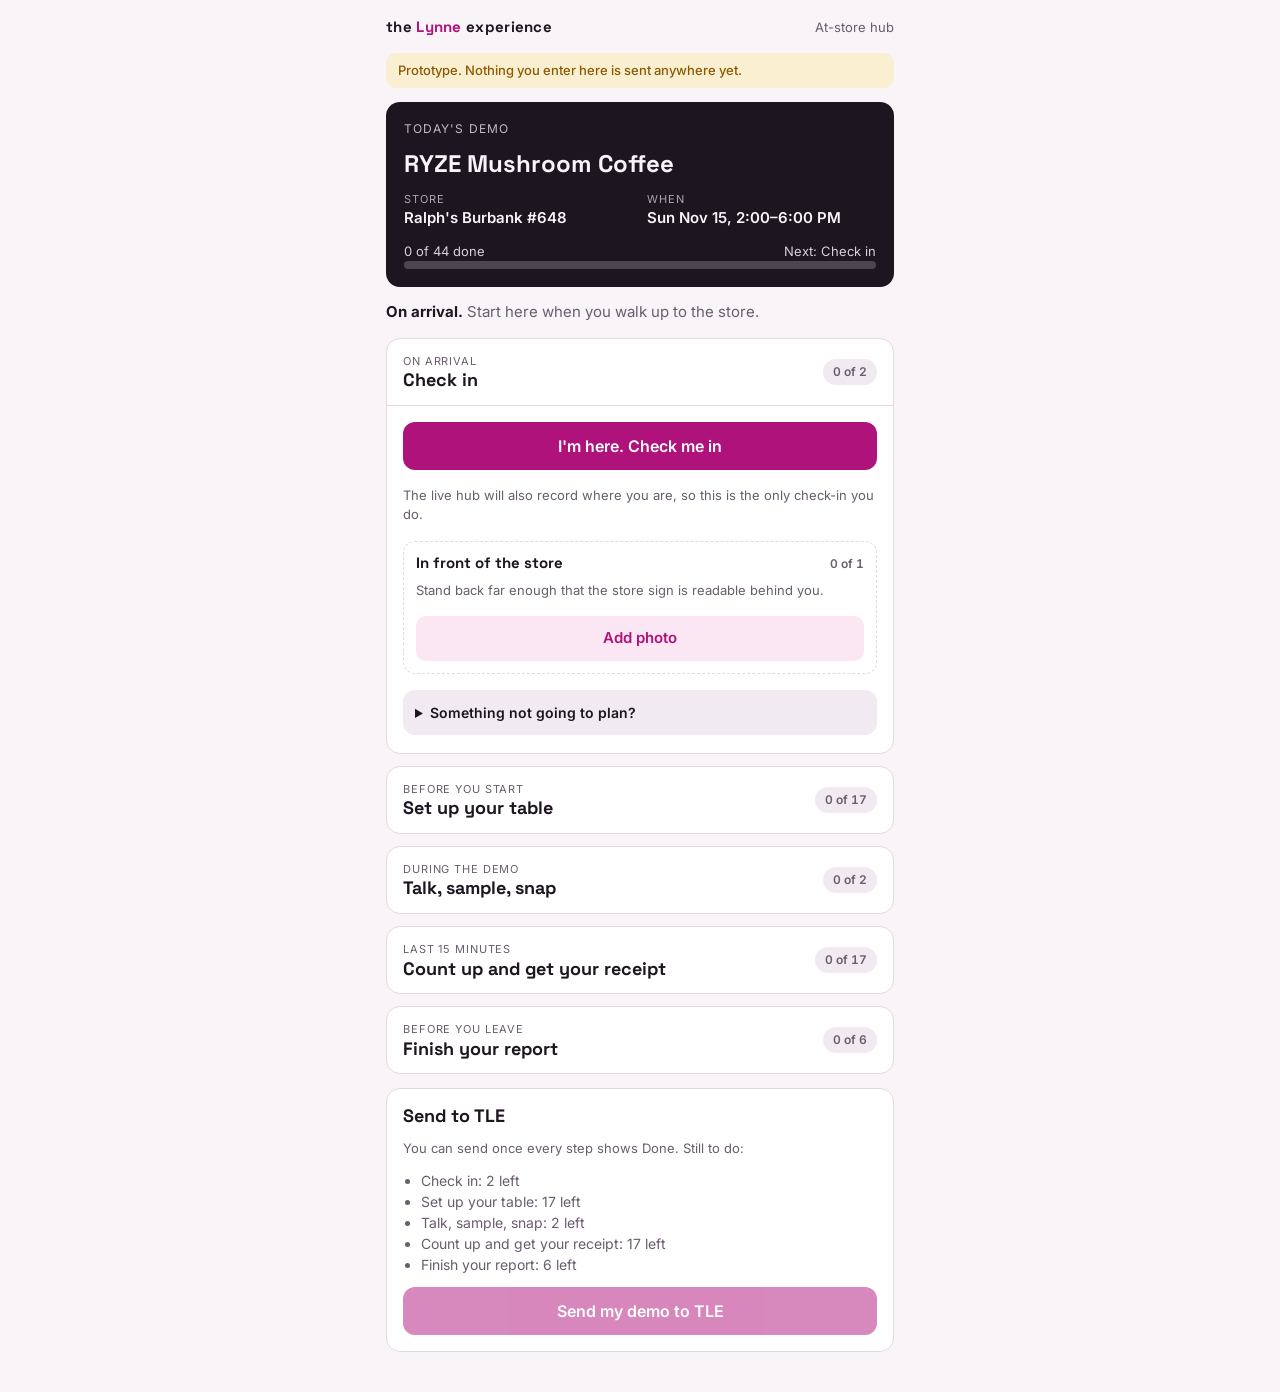
<file: index.html>
<!doctype html>
<html lang="en">
<head>
<meta charset="utf-8">
<meta name="viewport" content="width=device-width, initial-scale=1, viewport-fit=cover">
<meta name="robots" content="noindex">
<style>body{margin:0}img{max-width:100%}[hidden]{display:none!important}</style>
<meta name="claude:viewport-fit-sides" content="cover">
<title>TLE At-Store Hub</title>
<link rel="stylesheet" href="https://fonts.googleapis.com/css2?family=Inter:wght@400;500;600&family=Space+Grotesk:wght@500;600;700&display=swap">
<style>
/* Layout: one phone-width column. A shift ticket on top, then the demo as five timed stages that open one at a time. */
:root{
  --bg:#F8F4F7; --surface:#FFFFFF; --sunk:#F1EAF0; --ink:#1D1520; --muted:#6A5D6E; --line:#E3D8E1;
  --accent:#B0127B; --accent-ink:#FFFFFF; --accent-soft:#FBE6F3;
  --good:#1C7A4C; --good-soft:#DFF3E8; --warn:#8A5A00; --warn-soft:#FBEFD2;
  --display:"Space Grotesk","Avenir Next","Segoe UI",sans-serif;
  --body:"Inter",system-ui,-apple-system,"Segoe UI",sans-serif;
  --r:14px;
}
@media (prefers-color-scheme: dark){:root:not([data-theme="light"]){
  --bg:#141015; --surface:#1F1821; --sunk:#2A212C; --ink:#F4ECF2; --muted:#AA9CAD; --line:#3A2F3C;
  --accent:#F062BC; --accent-ink:#1D0A16; --accent-soft:#3B1730;
  --good:#58C990; --good-soft:#163526; --warn:#E9B949; --warn-soft:#3A2D0D; color-scheme:dark}}
:root[data-theme="dark"]{
  --bg:#141015; --surface:#1F1821; --sunk:#2A212C; --ink:#F4ECF2; --muted:#AA9CAD; --line:#3A2F3C;
  --accent:#F062BC; --accent-ink:#1D0A16; --accent-soft:#3B1730;
  --good:#58C990; --good-soft:#163526; --warn:#E9B949; --warn-soft:#3A2D0D; color-scheme:dark}

*{box-sizing:border-box}
body{background:var(--bg);color:var(--ink);font-family:var(--body);font-size:16px;line-height:1.5}
.wrap{max-width:540px;margin:0 auto;padding-block:16px 40px;
  padding-left:max(16px,env(safe-area-inset-left,0px));padding-right:max(16px,env(safe-area-inset-right,0px));
  display:flex;flex-direction:column;gap:14px}
h1,h2,h3{font-family:var(--display);margin:0;text-wrap:balance;line-height:1.2}
p{margin:0}
.vh{position:absolute;width:1px;height:1px;overflow:hidden;clip-path:inset(50%)}
:focus-visible{outline:3px solid var(--accent);outline-offset:2px}

.proto{background:var(--warn-soft);color:var(--warn);border-radius:10px;padding:8px 12px;font-size:13px;font-weight:500}
.brand{display:flex;justify-content:space-between;align-items:baseline;gap:8px}
.brand b{font-family:var(--display);font-size:15px;letter-spacing:.02em}
.brand b i{font-style:normal;color:var(--accent)}
.brand span{font-size:13px;color:var(--muted)}

.ticket{background:var(--ink);color:var(--bg);border-radius:var(--r);padding:18px;display:flex;flex-direction:column;gap:12px}
.ticket .eyebrow{font-size:12px;letter-spacing:.09em;text-transform:uppercase;opacity:.75}
.ticket h1{font-size:24px}
.ticket dl{display:grid;grid-template-columns:1fr 1fr;gap:10px 14px;margin:0}
.ticket dt{font-size:11px;letter-spacing:.08em;text-transform:uppercase;opacity:.65}
.ticket dd{margin:0;font-weight:600;font-size:15px}
.bar{height:8px;border-radius:99px;background:color-mix(in srgb,var(--bg) 22%,transparent);overflow:hidden}
.bar i{display:block;height:100%;width:0;background:var(--accent);border-radius:99px;transition:width .3s}
@media (prefers-reduced-motion:reduce){.bar i{transition:none}}
.barrow{display:flex;justify-content:space-between;font-size:13px;opacity:.85}

.coach{font-size:15px;color:var(--muted)}
.coach b{color:var(--ink)}

details.stage{background:var(--surface);border:1px solid var(--line);border-radius:var(--r)}
details.stage>summary{list-style:none;cursor:pointer;padding:14px 16px;display:flex;align-items:center;gap:10px}
details.stage>summary::-webkit-details-marker{display:none}
.when{font-size:11px;letter-spacing:.08em;text-transform:uppercase;color:var(--muted)}
.stitle{flex:1;min-width:0}
.stitle h2{font-size:18px}
.chip{font-size:12px;font-weight:600;padding:4px 10px;border-radius:99px;background:var(--sunk);color:var(--muted);white-space:nowrap;font-variant-numeric:tabular-nums}
.chip.done{background:var(--good-soft);color:var(--good)}
.chip.part{background:var(--accent-soft);color:var(--accent)}
.sbody{padding:2px 16px 18px;display:flex;flex-direction:column;gap:16px;border-top:1px solid var(--line);padding-top:16px}

.btn{font:600 16px var(--body);border:0;border-radius:12px;padding:14px 16px;background:var(--accent);color:var(--accent-ink);cursor:pointer;width:100%}
.btn.ghost{background:var(--sunk);color:var(--ink)}
.btn:disabled{opacity:.5;cursor:default}
.stamp{display:flex;gap:10px;align-items:center;background:var(--good-soft);color:var(--good);border-radius:12px;padding:12px 14px;font-weight:600}
.note{font-size:13px;color:var(--muted)}

.slot{border:1px dashed var(--line);border-radius:12px;padding:12px;display:flex;flex-direction:column;gap:8px}
.slot.ok{border-style:solid;border-color:var(--good)}
.slot header{display:flex;justify-content:space-between;gap:8px;align-items:baseline}
.slot h3{font-size:15px}
.count{font-size:12px;font-weight:600;color:var(--muted);font-variant-numeric:tabular-nums;white-space:nowrap}
.slot.ok .count{color:var(--good)}
.thumbs{display:flex;gap:8px;flex-wrap:wrap}
.thumbs img{width:64px;height:64px;object-fit:cover;border-radius:8px}
.add{display:inline-flex;align-items:center;justify-content:center;gap:6px;font-weight:600;font-size:15px;padding:11px 14px;border-radius:10px;background:var(--accent-soft);color:var(--accent);cursor:pointer}
.add:focus-within{outline:3px solid var(--accent);outline-offset:2px}

.prod{background:var(--sunk);border-radius:12px;padding:12px;display:flex;flex-direction:column;gap:10px}
.prod h3{font-size:14px}
.grid{display:grid;grid-template-columns:1fr 1fr;gap:10px}
.f{display:flex;flex-direction:column;gap:4px;min-width:0}
.f>span,.seg>legend{font-size:13px;font-weight:500;color:var(--muted);padding:0}
input[type=text],input[type=number],textarea{font:16px var(--body);color:var(--ink);background:var(--surface);border:1px solid var(--line);border-radius:10px;padding:10px 12px;width:100%}
textarea{min-height:76px;resize:vertical}
.seg{border:0;margin:0;padding:0;display:flex;flex-direction:column;gap:4px;min-width:0}
.seg .opts{display:flex;flex-wrap:wrap;gap:6px}
.seg label{position:relative}
.seg input{position:absolute;opacity:0;inset:0}
.seg label span{display:block;padding:9px 13px;border-radius:10px;background:var(--surface);border:1px solid var(--line);font-size:14px;font-weight:500;cursor:pointer}
.seg input:checked+span{background:var(--accent);border-color:var(--accent);color:var(--accent-ink)}
.seg input:focus-visible+span{outline:3px solid var(--accent);outline-offset:2px}

.tally{display:flex;align-items:center;gap:12px;background:var(--sunk);border-radius:12px;padding:12px}
.tally output{font:700 34px var(--display);min-width:2ch;text-align:center;font-variant-numeric:tabular-nums}
.tally .lbl{flex:1;font-size:14px;color:var(--muted);min-width:0}
.tally button{font:700 22px var(--display);width:52px;height:52px;border-radius:12px;border:0;cursor:pointer;background:var(--accent);color:var(--accent-ink)}
.tally button.minus{background:var(--surface);color:var(--ink);border:1px solid var(--line)}

canvas.sig{width:100%;height:140px;background:var(--surface);border:1px solid var(--line);border-radius:10px;touch-action:none;display:block}
.sigrow{display:flex;justify-content:space-between;align-items:center}
.link{background:none;border:0;color:var(--accent);font:600 14px var(--body);cursor:pointer;padding:4px 0}

details.help{border-radius:12px;background:var(--sunk);padding:0 12px}
details.help>summary{cursor:pointer;padding:12px 0;font-weight:600;font-size:14px}
details.help dl{margin:0 0 12px;display:flex;flex-direction:column;gap:10px}
details.help dt{font-weight:600;font-size:14px}
details.help dd{margin:2px 0 0;font-size:14px;color:var(--muted)}

.send{background:var(--surface);border:1px solid var(--line);border-radius:var(--r);padding:16px;display:flex;flex-direction:column;gap:12px}
.send h2{font-size:18px}
.missing{margin:0;padding-left:18px;font-size:14px;color:var(--muted)}
.route{margin:0;padding:0;list-style:none;display:flex;flex-direction:column;gap:6px;font-size:14px}
.route li{display:flex;gap:8px}
.route b{min-width:108px}
</style>

</head>
<body>
<div class="wrap">
  <div class="brand"><b>the <i>Lynne</i> experience</b><span>At-store hub</span></div>
  <p class="proto">Prototype. Nothing you enter here is sent anywhere yet.</p>

  <section class="ticket" aria-label="Your shift">
    <span class="eyebrow">Today's demo</span>
    <h1>RYZE Mushroom Coffee</h1>
    <dl>
      <div><dt>Store</dt><dd>Ralph's Burbank #648</dd></div>
      <div><dt>When</dt><dd>Sun Nov 15, 2:00–6:00 PM</dd></div>
    </dl>
    <div>
      <div class="barrow"><span id="barText">0 of 0 done</span><span id="barNext"></span></div>
      <div class="bar" role="progressbar" aria-labelledby="barText"><i id="barFill"></i></div>
    </div>
  </section>

  <p class="coach" id="coach"></p>
  <main id="stages" style="display:flex;flex-direction:column;gap:12px"></main>

  <section class="send" aria-label="Send to TLE">
    <h2>Send to TLE</h2>
    <p class="note" id="sendNote"></p>
    <ul class="missing" id="missing"></ul>
    <button class="btn" id="sendBtn" type="button">Send my demo to TLE</button>
    <div id="sent" hidden>
      <p class="stamp">Prototype: nothing was sent.</p>
      <p class="note" style="margin-top:10px">In the live hub, this tap would deliver everything for you:</p>
      <ul class="route" style="margin-top:8px">
        <li><b>Photos</b><span>to this shift's folder, then to the matching photo slot in the reporting system</span></li>
        <li><b>Receipt</b><span>photo and total, to the same shift for reimbursement</span></li>
        <li><b>Report</b><span>counts, answers and the manager's signature, filed for this shift</span></li>
      </ul>
    </div>
  </section>
</div>

<script>
const PRODUCTS=[
  {id:'sticks',name:'Organic Mushroom Coffee Medium Roast Sticks'},
  {id:'dark',name:'Mushroom Coffee Dark Roast Bag'},
  {id:'latte',name:'Mushroom Coffee Latte Cashew Vanilla Sticks'}];
const SLOTS={
  front:{n:1,title:'In front of the store',tip:'Stand back far enough that the store sign is readable behind you.'},
  tableNo:{n:1,title:'Table display, without you',tip:'Whole table in frame, product labels facing the camera.'},
  tableBA:{n:1,title:'Table display, with you',tip:'Stand beside the table, not in front of it. Ask an associate to take it.'},
  shoppers:{n:3,title:'Shoppers getting samples',tip:'Shopper holding the product with the label facing forward, in front of your table. Ask before you take it.'},
  receipt:{n:1,title:'Purchase receipt',tip:'Lay it flat. Store name, date, items and total must all be readable.'}};
const ARRIVE_F=[['countIn','Units on shelf','num'],['oosIn','Out of stock?','yn'],['regPrice','Regular price $','num'],['promoPrice','Promo price $','num'],['display','On a display?','yn']];
const END_F=[['samples','Samples given','num'],['sales','Units sold','num'],['countOut','Units left on shelf','num'],['ranOut','Ran out of stock?','yn'],['bought','Units you bought for sampling','num']];
const HELP={
  arrive:[['The manager is not expecting me','Show them your shift details at the top of this page. If they still say no, do not set up. Contact your TLE coordinator before you leave the store.'],
          ['I am running late','Check in as soon as you arrive and tell your TLE coordinator your new arrival time.']],
  setup:[['I cannot find the product','Ask at customer service for the grocery or coffee lead. If it is out of stock, mark "Out of stock" below and contact your TLE coordinator before buying anything else.'],
         ['There is no table or space for me','Ask the manager where demos usually go. Take a photo of the spot they give you, even if it is small.']],
  during:[['A shopper does not want to be photographed','That is fine. Photograph hands holding the product, or wait for the next shopper.'],
          ['I am running low on samples','Note the time. You will record "Ran out of stock" in the wrap-up step.']],
  wrap:[['I lost the receipt','Ask customer service to reprint it. Most registers can within the same day.'],
        ['The shelf count looks wrong','Count again and enter what you see. Add a line in the comments if something seems off.']],
  report:[['The manager is busy or gone','Ask the manager on duty or a department lead to sign instead, and write their name and title.'],
          ['The manager will not sign','Write their name and "declined to sign" in the comments box. Do not sign for them.']]};

let S={}; try{S=JSON.parse(localStorage.getItem('tleHubDraft')||'{}')}catch(e){}
const photos={front:[],tableNo:[],tableBA:[],shoppers:[],receipt:[]};
let signed=false;
const save=()=>{try{localStorage.setItem('tleHubDraft',JSON.stringify(S))}catch(e){}};
const has=k=>S[k]!==undefined&&S[k]!==null&&String(S[k]).trim()!=='';
const esc=s=>String(s).replace(/[&<>"]/g,c=>({'&':'&amp;','<':'&lt;','>':'&gt;','"':'&quot;'}[c]));
const val=k=>has(k)?esc(S[k]):'';

const num=(k,label)=>`<label class="f"><span>${label}</span><input type="text" inputmode="decimal" id="f-${k}" data-k="${k}" value="${val(k)}"></label>`;
const text=(k,label)=>`<label class="f"><span>${label}</span><input type="text" id="f-${k}" data-k="${k}" value="${val(k)}"></label>`;
const seg=(k,label,opts)=>`<fieldset class="seg"><legend>${label}</legend><div class="opts">${opts.map((o,i)=>`<label><input type="radio" name="${k}" id="f-${k}-${i}" value="${esc(o)}" ${S[k]===o?'checked':''}><span>${esc(o)}</span></label>`).join('')}</div></fieldset>`;
const slot=id=>`<div class="slot" id="slot-${id}"><header><h3>${SLOTS[id].title}</h3><span class="count" id="cnt-${id}"></span></header>
  <p class="note">${SLOTS[id].tip}</p><div class="thumbs" id="th-${id}"></div>
  <label class="add">Add photo<input class="vh" type="file" accept="image/*" multiple id="file-${id}" data-slot="${id}"></label></div>`;
const prodBlock=(fields,sfx)=>PRODUCTS.map(p=>`<div class="prod"><h3>${p.name}</h3><div class="grid">${fields.map(([k,l,t])=>t==='yn'?seg(p.id+'_'+k,l,['Yes','No']):num(p.id+'_'+k,l)).join('')}</div></div>`).join('');
const help=id=>`<details class="help"><summary>Something not going to plan?</summary><dl>${HELP[id].map(([q,a])=>`<div><dt>${q}</dt><dd>${a}</dd></div>`).join('')}
  <div><dt>Still stuck?</dt><dd>Contact your TLE coordinator. Their number will show here in the live hub.</dd></div></dl></details>`;

const STAGES=[
 {id:'arrive',when:'On arrival',title:'Check in',coach:'Start here when you walk up to the store.',
  body:()=>`<div id="checkin"></div><p class="note">The live hub will also record where you are, so this is the only check-in you do.</p>${slot('front')}${help('arrive')}`,
  need:()=>[['Check in',has('checkin')],['Photo in front of the store',photos.front.length>=1]]},
 {id:'setup',when:'Before you start',title:'Set up your table',coach:'Find the product, note what is on the shelf, then build your table.',
  body:()=>`<p class="note">Check the shelf before you buy anything. These numbers are easier to get now than at the end.</p>${prodBlock(ARRIVE_F)}${slot('tableNo')}${slot('tableBA')}${help('setup')}`,
  need:()=>[...PRODUCTS.flatMap(p=>ARRIVE_F.map(([k,l])=>[`${l.replace(' $','')}: ${p.name}`,has(p.id+'_'+k)])),['Table photo without you',photos.tableNo.length>=1],['Table photo with you',photos.tableBA.length>=1]]},
 {id:'during',when:'During the demo',title:'Talk, sample, snap',coach:'Tap the counter each time you talk to a shopper. Grab your three shopper photos early.',
  body:()=>`<div class="tally"><span class="lbl">Shoppers you have talked to about RYZE</span><button type="button" class="minus" id="tMinus" aria-label="Take one off">−</button><output id="tOut">0</output><button type="button" id="tPlus" aria-label="Add one shopper">+</button></div>
   ${slot('shoppers')}<label class="f"><span>Things shoppers said (optional)</span><textarea id="f-comments" data-k="comments">${val('comments')}</textarea></label>${help('during')}`,
  need:()=>[['Shoppers talked to',(S.spoke||0)>0],['3 shopper photos',photos.shoppers.length>=3]]},
 {id:'wrap',when:'Last 15 minutes',title:'Count up and get your receipt',coach:'Count the shelf again, then photograph your receipt before it gets lost.',
  body:()=>`${prodBlock(END_F)}${slot('receipt')}${num('receiptTotal','Receipt total $')}${help('wrap')}`,
  need:()=>[...PRODUCTS.flatMap(p=>END_F.map(([k,l])=>[`${l}: ${p.name}`,has(p.id+'_'+k)])),['Receipt photo',photos.receipt.length>=1],['Receipt total',has('receiptTotal')]]},
 {id:'report',when:'Before you leave',title:'Finish your report',coach:'Five quick questions, then the manager signs on your phone.',
  body:()=>`${seg('weather','Weather',['Sunny','Cloudy','Rainy','Windy','Snowy/Icy'])}${seg('traffic','Store traffic',['Low','Medium','High'])}
   ${seg('location','Where was your table?',['End cap','Front of store','Grocery','Produce','Dairy','Bakery/Deli','Meat/Seafood','Frozen','Pharmacy'])}
   ${seg('attribute','What did shoppers respond to most? Pick one.',['Real coffee + 6 functional mushrooms','Sustained energy, no crash','Effortless upgrade to your daily ritual'])}
   <label class="f"><span>Store manager comments (optional)</span><textarea id="f-mgrComments" data-k="mgrComments">${val('mgrComments')}</textarea></label>
   ${text('mgrName','Store manager full name')}
   <div class="f"><div class="sigrow"><span style="font-size:13px;font-weight:500;color:var(--muted)">Store manager signature</span><button type="button" class="link" id="sigClear">Clear</button></div>
   <canvas class="sig" id="sig" aria-label="Signature box. Hand the phone to the manager to sign."></canvas></div>${help('report')}`,
  need:()=>[['Weather',has('weather')],['Store traffic',has('traffic')],['Table location',has('location')],['Top product attribute',has('attribute')],['Manager name',has('mgrName')],['Manager signature',signed]]}
];

const host=document.getElementById('stages');
host.innerHTML=STAGES.map(s=>`<details class="stage" id="st-${s.id}"><summary><div class="stitle"><div class="when">${s.when}</div><h2>${s.title}</h2></div><span class="chip" id="chip-${s.id}"></span></summary><div class="sbody">${s.body()}</div></details>`).join('');

function drawCheckin(){
  const el=document.getElementById('checkin');
  el.innerHTML=has('checkin')?`<p class="stamp">Checked in at ${esc(S.checkin)}</p>`:`<button class="btn" type="button" id="ciBtn">I'm here. Check me in</button>`;
}
function drawSlot(id){
  const n=photos[id].length,need=SLOTS[id].n;
  document.getElementById('cnt-'+id).textContent=`${Math.min(n,need)} of ${need}`+(n>need?` (+${n-need})`:'');
  document.getElementById('slot-'+id).classList.toggle('ok',n>=need);
  document.getElementById('th-'+id).innerHTML=photos[id].map((u,i)=>`<img src="${u}" alt="${SLOTS[id].title} photo ${i+1}">`).join('');
}
function refresh(){
  let done=0,total=0,next=null;const miss=[];
  STAGES.forEach(s=>{
    const list=s.need(),d=list.filter(x=>x[1]).length;
    done+=d;total+=list.length;
    const c=document.getElementById('chip-'+s.id);
    c.textContent=d===list.length?'Done':`${d} of ${list.length}`;
    c.className='chip'+(d===list.length?' done':d>0?' part':'');
    if(d<list.length){if(!next)next=s;miss.push(`${s.title}: ${list.length-d} left`)}
  });
  document.getElementById('barText').textContent=`${done} of ${total} done`;
  document.getElementById('barFill').style.width=(total?done/total*100:0)+'%';
  document.getElementById('barNext').textContent=next?`Next: ${next.title}`:'Ready to send';
  document.getElementById('coach').innerHTML=next?`<b>${next.when}.</b> ${next.coach}`:'<b>All done.</b> Check it over, then send it to TLE.';
  document.getElementById('missing').innerHTML=miss.map(m=>`<li>${esc(m)}</li>`).join('');
  document.getElementById('sendNote').textContent=next?'You can send once every step shows Done. Still to do:':'Everything is in. One tap sends it all.';
  document.getElementById('sendBtn').disabled=!!next;
  document.getElementById('tOut').textContent=S.spoke||0;
  return next;
}

document.addEventListener('input',e=>{const k=e.target.dataset&&e.target.dataset.k;if(k){S[k]=e.target.value;save();refresh()}});
document.addEventListener('change',e=>{
  const t=e.target;
  if(t.type==='radio'){S[t.name]=t.value;save();refresh()}
  if(t.dataset&&t.dataset.slot){const id=t.dataset.slot;[...t.files].forEach(f=>photos[id].push(URL.createObjectURL(f)));t.value='';drawSlot(id);refresh()}
});
document.addEventListener('click',e=>{
  const id=e.target.id;
  if(id==='ciBtn'){S.checkin=new Date().toLocaleTimeString([], {hour:'numeric',minute:'2-digit'});save();drawCheckin();refresh()}
  if(id==='tPlus'){S.spoke=(S.spoke||0)+1;save();refresh()}
  if(id==='tMinus'){S.spoke=Math.max(0,(S.spoke||0)-1);save();refresh()}
  if(id==='sendBtn'){document.getElementById('sent').hidden=false;e.target.hidden=true}
  if(id==='sigClear'){sizeSig();signed=false;refresh()}
});

const sig=document.getElementById('sig'),ctx=sig.getContext('2d');let drawing=false;
function sizeSig(){const r=sig.getBoundingClientRect(),d=window.devicePixelRatio||1;if(!r.width)return;sig.width=r.width*d;sig.height=r.height*d;ctx.setTransform(d,0,0,d,0,0);ctx.lineWidth=2.2;ctx.lineCap='round';ctx.lineJoin='round';ctx.strokeStyle=getComputedStyle(document.body).color}
const pt=e=>{const r=sig.getBoundingClientRect();return[e.clientX-r.left,e.clientY-r.top]};
sig.addEventListener('pointerdown',e=>{if(!sig.width||sig.width===300)sizeSig();drawing=true;sig.setPointerCapture(e.pointerId);ctx.beginPath();ctx.moveTo(...pt(e))});
sig.addEventListener('pointermove',e=>{if(!drawing)return;ctx.lineTo(...pt(e));ctx.stroke();if(!signed){signed=true;refresh()}});
['pointerup','pointercancel'].forEach(n=>sig.addEventListener(n,()=>drawing=false));
document.getElementById('st-report').addEventListener('toggle',e=>{if(e.target.open&&!signed)sizeSig()});

drawCheckin();Object.keys(SLOTS).forEach(drawSlot);
const first=refresh();(first?document.getElementById('st-'+first.id):host.firstElementChild).open=true;
</script>
</body>
</html>
</file>
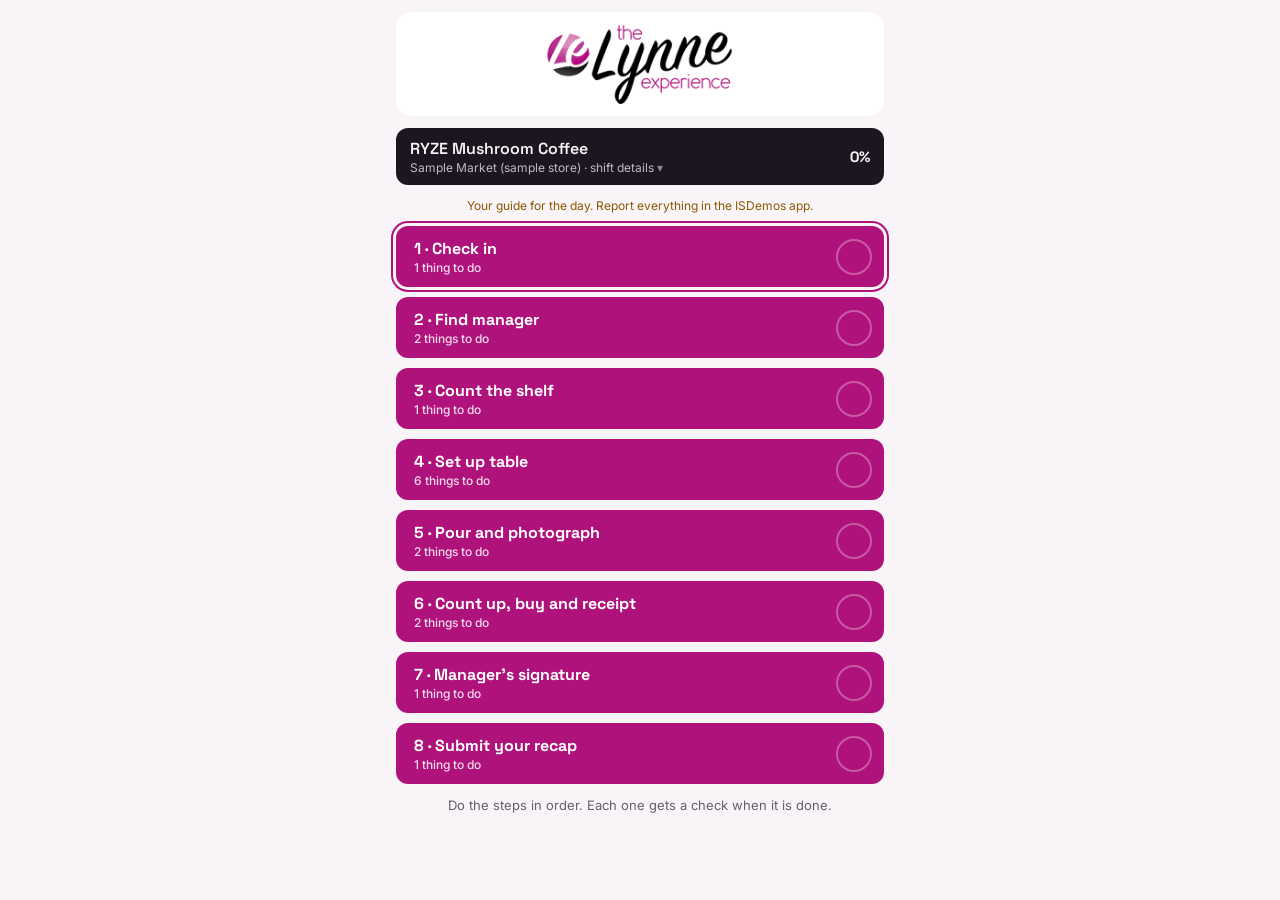
<file: hub-ryze/index.html>
<!doctype html>
<html lang="en">
<head>
<meta charset="utf-8">
<meta name="viewport" content="width=device-width, initial-scale=1, viewport-fit=cover">
<meta name="robots" content="noindex">
<title>RYZE Hub</title>
<link rel="stylesheet" href="https://fonts.googleapis.com/css2?family=Inter:wght@400;500;600&family=Space+Grotesk:wght@500;600;700&display=swap">
<link rel="stylesheet" href="../hub/hub.css">
</head>
<body>
<script src="../packs/ryze.js"></script>
<script src="../hub/hub.js"></script>
</body>
</html>
</file>
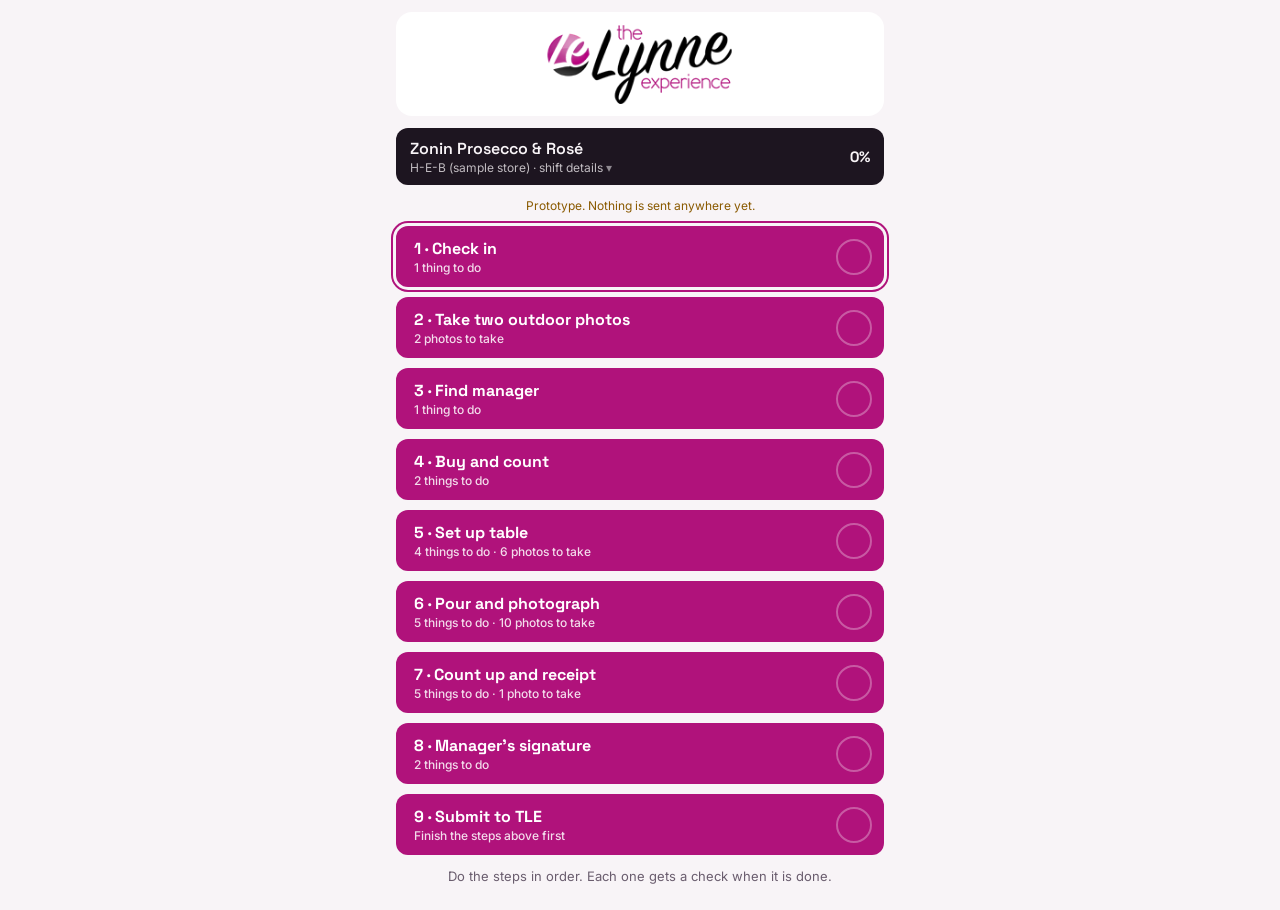
<file: hub-zonin/index.html>
<!doctype html>
<html lang="en">
<head>
<meta charset="utf-8">
<meta name="viewport" content="width=device-width, initial-scale=1, viewport-fit=cover">
<meta name="robots" content="noindex">
<title>Zonin Hub</title>
<link rel="stylesheet" href="https://fonts.googleapis.com/css2?family=Inter:wght@400;500;600&family=Space+Grotesk:wght@500;600;700&display=swap">
<link rel="stylesheet" href="../hub/hub.css">
</head>
<body>
<script src="../packs/zonin.js"></script>
<script src="../hub/hub.js"></script>
</body>
</html>
</file>
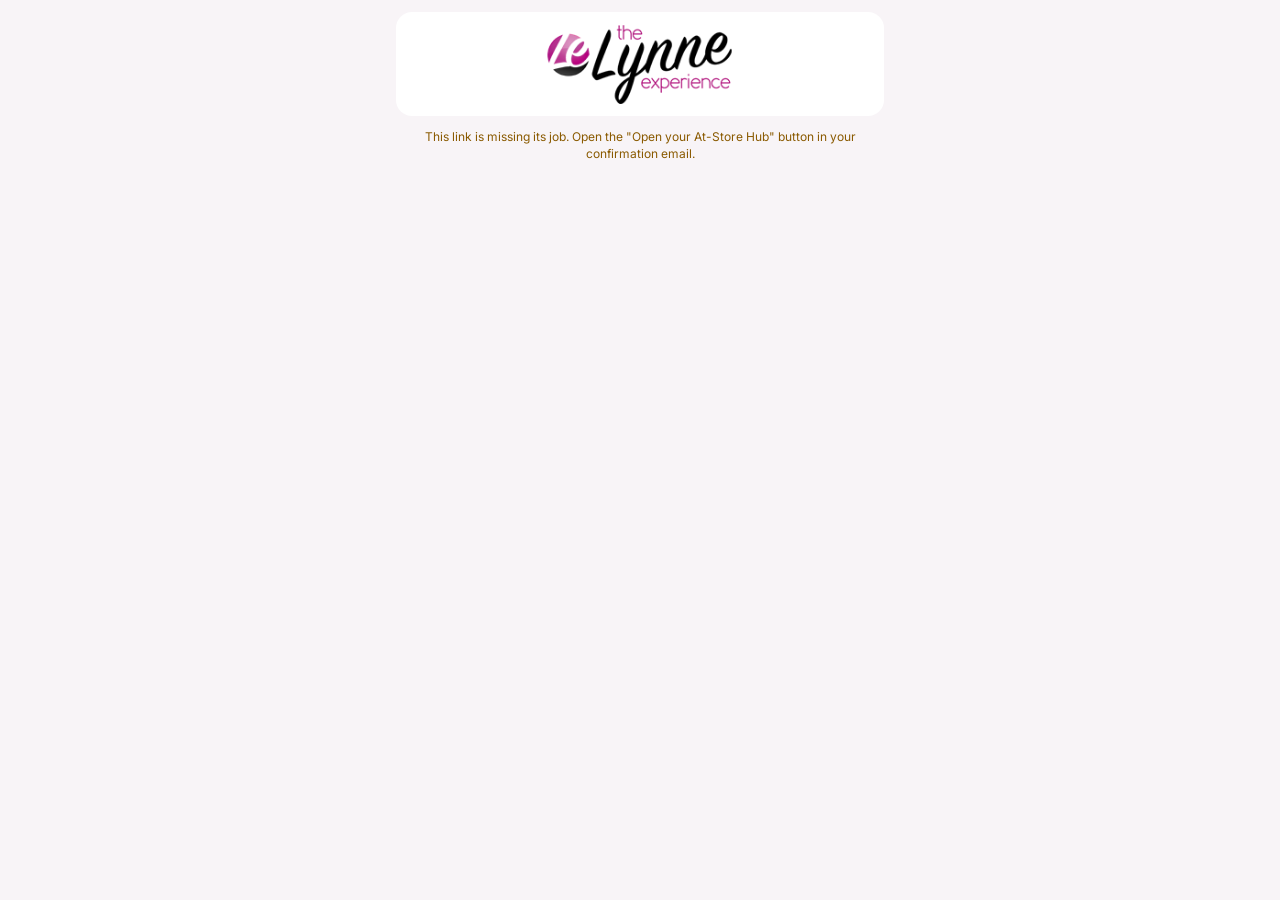
<file: job/index.html>
<!doctype html>
<html lang="en">
<head>
<meta charset="utf-8">
<meta name="viewport" content="width=device-width, initial-scale=1, viewport-fit=cover">
<meta name="robots" content="noindex">
<title>At-Store Hub</title>
<link rel="stylesheet" href="https://fonts.googleapis.com/css2?family=Inter:wght@400;500;600&family=Space+Grotesk:wght@500;600;700&display=swap">
<link rel="stylesheet" href="../hub/hub.css">
</head>
<body>
<div class="wrap">
  <div class="logo"><img src="../hub/logo.png" alt="the Lynne experience"></div>
  <p class="proto" id="loadMsg" role="status">Loading your At-Store Hub…</p>
</div>
<script>
/* Any job's At-Store Hub (2026-11-21). Each talent's confirmation email links here with ?s=<their shift key>: their own store,
   date and time, and what they do here is sent to TLE. The job's own link (?j=<job number>&k=<the job's key>) is a preview
   that saves nothing. The content is built by the TLE Machine from the training manual and asked for from its receiver web app.
   The last copy is kept on this phone, so the hub still opens in a store with no signal. */
(function(){
  var API='https://script.google.com/macros/s/AKfycbzVzD1nF2NQj37ganGWsXLDBKC9dgXQryTcinvYFk-G8cnTeNkWcXOaxC7yMthL14RD6w/exec';
  var q=new URLSearchParams(location.search), s=(q.get('s')||'').trim().toLowerCase(), j=(q.get('j')||'').replace(/\D/g,''), k=(q.get('k')||'').trim();
  var CK=s?'tleHubPack:s:'+s:'tleHubPack:'+j, ask=s?'?hubs='+encodeURIComponent(s):'?hub='+encodeURIComponent(j)+'&k='+encodeURIComponent(k), lock=s||k;
  function say(t){var m=document.getElementById('loadMsg');if(m)m.textContent=t}
  function start(pack){document.title=(pack.title||'At-Store Hub')+' · Hub';window.HUB_API=API;window.HUB_PACK=pack;var x=document.createElement('script');x.src='../hub/hub.js';document.body.appendChild(x)}
  function saved(){try{var c=JSON.parse(localStorage.getItem(CK)||'null');return c&&c.k===lock&&c.pack?c.pack:null}catch(e){return null}}
  if(!s&&(!j||!k)){say('This link is missing its job. Open the "Open your At-Store Hub" button in your confirmation email.');return}
  fetch(API+ask).then(function(r){return r.json()}).then(function(d){
    if(d&&d.ok&&d.pack){try{localStorage.setItem(CK,JSON.stringify({k:lock,pack:d.pack}))}catch(e){}start(d.pack);return}
    var c=saved();if(c){start(c);return}
    say((d&&d.message)||'This At-Store Hub link is not valid. Open the link in your confirmation email again.');
  }).catch(function(){
    var c=saved();if(c){start(c);return}
    say('The At-Store Hub could not load. Check your signal and try again, or use your confirmation email.');
  });
})();
</script>
</body>
</html>
</file>
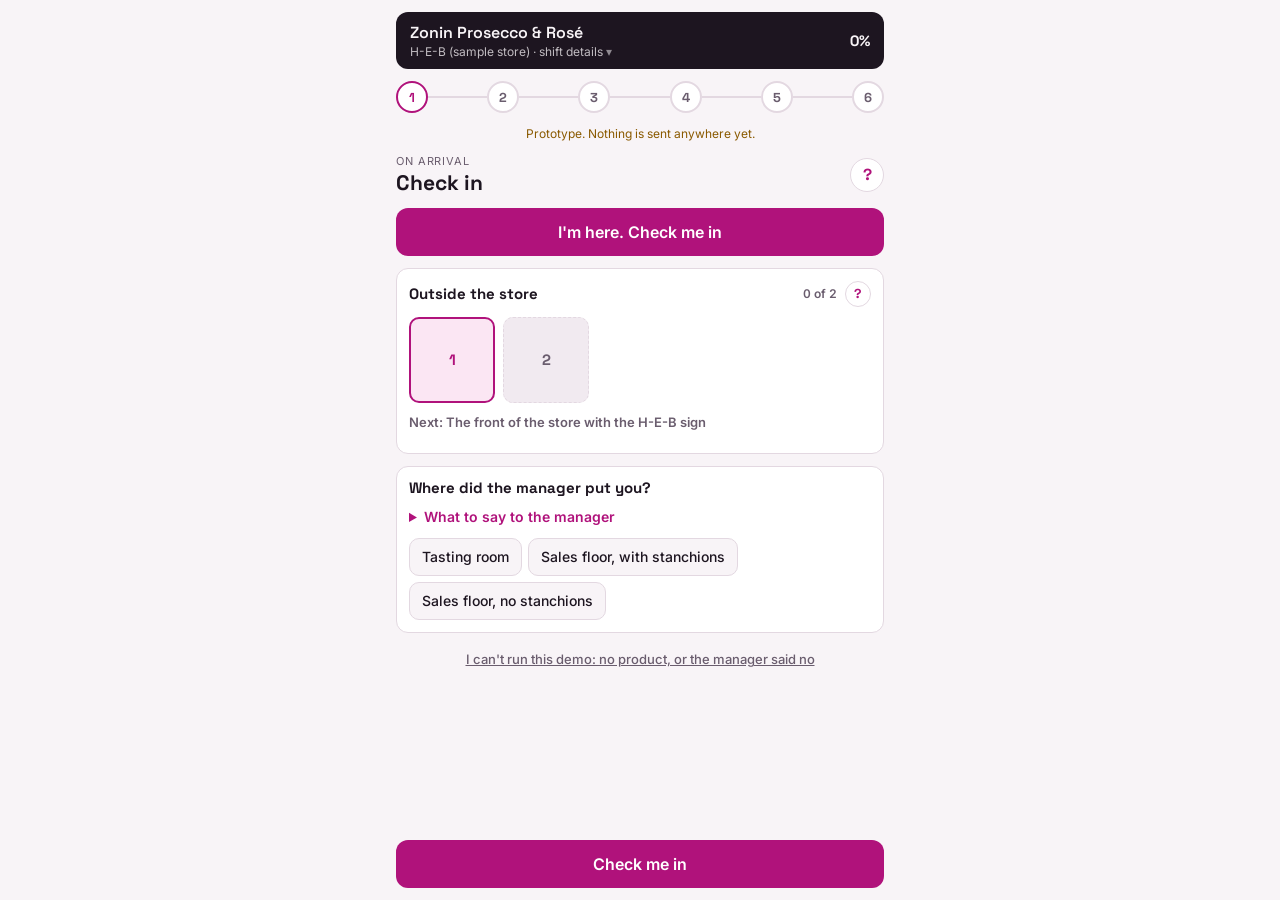
<file: zonin-compact/index.html>
<!doctype html>
<html lang="en">
<head>
<meta charset="utf-8">
<meta name="viewport" content="width=device-width, initial-scale=1, viewport-fit=cover">
<meta name="robots" content="noindex">
<style>html,body{margin:0}</style>
<meta name="claude:viewport-fit-sides" content="cover">
<title>Zonin Hub Compact</title>
<link rel="stylesheet" href="https://fonts.googleapis.com/css2?family=Inter:wght@400;500;600&family=Space+Grotesk:wght@500;600;700&display=swap">
<style>
/* Layout: one step on screen at a time. Slim shift bar and numbered step dots on top, the step's tasks in the middle,
   and one guide button docked at the bottom that always names the next thing to do. Explanations sit behind "?" buttons. */
:root{
  --bg:#F8F4F7; --surface:#FFFFFF; --sunk:#F1EAF0; --ink:#1D1520; --muted:#6A5D6E; --line:#E3D8E1;
  --accent:#B0127B; --accent-ink:#FFFFFF; --accent-soft:#FBE6F3;
  --good:#1C7A4C; --good-soft:#DFF3E8; --warn:#8A5A00; --warn-soft:#FBEFD2; --bad:#A3231F; --bad-soft:#FBE4E2;
  --display:"Space Grotesk","Avenir Next","Segoe UI",sans-serif;
  --body:"Inter",system-ui,-apple-system,"Segoe UI",sans-serif;
}
@media (prefers-color-scheme: dark){:root:not([data-theme="light"]){
  --bg:#141015; --surface:#1F1821; --sunk:#2A212C; --ink:#F4ECF2; --muted:#AA9CAD; --line:#3A2F3C;
  --accent:#F062BC; --accent-ink:#1D0A16; --accent-soft:#3B1730;
  --good:#58C990; --good-soft:#163526; --warn:#E9B949; --warn-soft:#3A2D0D; --bad:#F08A85; --bad-soft:#3D1917; color-scheme:dark}}
:root[data-theme="dark"]{
  --bg:#141015; --surface:#1F1821; --sunk:#2A212C; --ink:#F4ECF2; --muted:#AA9CAD; --line:#3A2F3C;
  --accent:#F062BC; --accent-ink:#1D0A16; --accent-soft:#3B1730;
  --good:#58C990; --good-soft:#163526; --warn:#E9B949; --warn-soft:#3A2D0D; --bad:#F08A85; --bad-soft:#3D1917; color-scheme:dark}

*{box-sizing:border-box}
[hidden]{display:none!important}
body{background:var(--bg);color:var(--ink);font-family:var(--body);font-size:15px;line-height:1.45}
.wrap{max-width:520px;margin:0 auto;min-height:100dvh;display:flex;flex-direction:column;gap:12px;padding-top:12px;
  padding-left:max(16px,env(safe-area-inset-left,0px));padding-right:max(16px,env(safe-area-inset-right,0px))}
h1,h2,h3,h4{font-family:var(--display);margin:0;line-height:1.2;text-wrap:balance}
p{margin:0}
:focus-visible{outline:3px solid var(--accent);outline-offset:2px}
button{font-family:var(--body)}

/* top */
.tk{width:100%;border:0;background:var(--ink);color:var(--bg);border-radius:12px;padding:10px 14px;display:flex;align-items:center;gap:10px;text-align:left;cursor:pointer}
.tk b{font:600 16px var(--display);display:block}
.tk small{font-size:12px;opacity:.75}
.tk .main{flex:1;min-width:0}
.tk .pct{font:700 15px var(--display);font-variant-numeric:tabular-nums}
.tk .car{opacity:.7;font-size:12px}
.more{background:var(--surface);border:1px solid var(--line);border-radius:12px;padding:12px 14px;display:flex;flex-direction:column;gap:10px;font-size:14px}
.more dl{margin:0;display:grid;grid-template-columns:1fr 1fr;gap:8px 12px}
.more dt{font-size:11px;letter-spacing:.07em;text-transform:uppercase;color:var(--muted)}
.more dd{margin:0;font-weight:600}
.more h3{font-size:13px;margin-bottom:2px}
.more ul{margin:0;padding-left:18px;color:var(--muted)}
.steps{display:flex;align-items:center}
.steps .dot{flex:none;width:32px;height:32px;border-radius:99px;border:2px solid var(--line);background:var(--surface);color:var(--muted);font:700 13px var(--display);cursor:pointer;padding:0}
.steps .dot.cur{border-color:var(--accent);color:var(--accent)}
.steps .dot.done{background:var(--good);border-color:var(--good);color:var(--surface)}
.steps .dot.cur.done{box-shadow:0 0 0 3px var(--good-soft)}
.steps .ln{flex:1;height:2px;background:var(--line)}
.proto{font-size:12px;color:var(--warn);text-align:center}

/* step */
#view{flex:1;display:flex;flex-direction:column;gap:12px}
.shead{display:flex;align-items:center;gap:10px}
.shead>div{flex:1;min-width:0}
.when{font-size:11px;letter-spacing:.08em;text-transform:uppercase;color:var(--muted)}
.shead h2{font-size:21px}
.q{flex:none;width:34px;height:34px;border-radius:99px;border:1px solid var(--line);background:var(--surface);color:var(--accent);font:700 16px var(--display);cursor:pointer;padding:0}
.q.sm{width:26px;height:26px;font-size:13px}
.q[aria-expanded=true]{background:var(--accent);border-color:var(--accent);color:var(--accent-ink)}
.qa{background:var(--accent-soft);border-radius:12px;padding:12px 14px;font-size:14px;display:flex;flex-direction:column;gap:8px}
.qa dl{margin:0;display:flex;flex-direction:column;gap:8px}
.qa dt{font-weight:600}
.qa dd{margin:1px 0 0;color:var(--muted)}
.box{background:var(--surface);border:1px solid var(--line);border-radius:12px;padding:12px;display:flex;flex-direction:column;gap:10px}
.box.flash{animation:flash 1.2s}
@keyframes flash{0%,60%{box-shadow:0 0 0 3px var(--accent)}100%{box-shadow:0 0 0 3px transparent}}
@media (prefers-reduced-motion:reduce){.box.flash{animation:none;box-shadow:0 0 0 3px var(--accent)}}
.bh{display:flex;align-items:center;gap:8px}
.bh h3{font-size:15px;flex:1;min-width:0}
.count{font-size:12px;font-weight:600;color:var(--muted);font-variant-numeric:tabular-nums;white-space:nowrap}
.box.ok .count{color:var(--good)}
.note{font-size:13px;color:var(--muted)}
.msg{font-size:13px;font-weight:600;color:var(--muted)}
.msg:empty,.alert:empty{display:none}
.msg.good{color:var(--good)}.msg.bad{color:var(--bad)}
.alert{background:var(--bad-soft);color:var(--bad);border-radius:10px;padding:10px 12px;font-size:14px;font-weight:500}
.alert.soft{background:var(--warn-soft);color:var(--warn)}
.stamp{background:var(--good-soft);color:var(--good);border-radius:12px;padding:12px 14px;font-weight:600}

.btn{font:600 16px var(--body);border:0;border-radius:12px;padding:14px 16px;background:var(--accent);color:var(--accent-ink);cursor:pointer;width:100%}
.btn.ghost{background:var(--sunk);color:var(--ink)}
.btn.go{background:var(--good);color:var(--surface)}
.btn:disabled{opacity:.5;cursor:default}
.link{background:none;border:0;color:var(--muted);font:500 13px var(--body);text-decoration:underline;cursor:pointer;padding:6px 0;align-self:center}

/* photo tiles */
.tiles{display:grid;grid-template-columns:repeat(5,1fr);gap:8px}
.tile{position:relative;aspect-ratio:1;border-radius:10px;border:1.5px dashed var(--line);background:var(--sunk);color:var(--muted);font:700 15px var(--display);display:flex;align-items:center;justify-content:center;cursor:pointer;padding:0;overflow:hidden}
.tile.next{border:2px solid var(--accent);background:var(--accent-soft);color:var(--accent)}
.tile.has{border:0}
.tile img{position:absolute;inset:0;width:100%;height:100%;object-fit:cover}
.tile .st{position:absolute;right:4px;bottom:4px;width:12px;height:12px;border-radius:99px;border:2px solid var(--surface);background:var(--muted)}
.tile .st.on{background:var(--good)}.tile .st.off{background:var(--bad)}
.tile .nm{position:absolute;left:4px;top:3px;font-size:11px;color:#fff;text-shadow:0 0 3px #000}
.tile .min{position:absolute;bottom:2px;left:0;right:0;text-align:center;font:600 9px var(--body);letter-spacing:.05em;text-transform:uppercase}
.rules{margin:0;padding:0;list-style:none;display:flex;flex-direction:column;gap:3px;font-size:14px}
.rules li{display:flex;gap:8px;align-items:baseline}
.rules li::before{font-weight:700;font-size:11px;letter-spacing:.04em;min-width:38px}
.rules .yes::before{content:"SHOW";color:var(--good)}
.rules .no::before{content:"NEVER";color:var(--bad)}
.pend{background:var(--sunk);border-radius:12px;padding:10px;display:flex;flex-direction:column;gap:10px}
.pend img{width:100%;max-height:300px;object-fit:contain;border-radius:8px;background:var(--ink)}
.pend h4{font-size:15px}
.two{display:grid;grid-template-columns:1fr 1fr;gap:8px}

/* fields */
.row{display:flex;align-items:center;gap:10px}
.row span{flex:1;min-width:0;font-size:14px}
.row input{width:86px;text-align:center}
input[type=text],textarea{font:16px var(--body);color:var(--ink);background:var(--bg);border:1px solid var(--line);border-radius:10px;padding:9px 10px;width:100%}
textarea{min-height:64px;resize:vertical}
.seg{border:0;margin:0;padding:0;min-width:0}
.seg .opts{display:flex;flex-wrap:wrap;gap:6px}
.seg label{position:relative}
.seg input{position:absolute;opacity:0;inset:0}
.seg label span{display:block;padding:8px 12px;border-radius:10px;background:var(--bg);border:1px solid var(--line);font-size:14px;font-weight:500;cursor:pointer}
.seg input:checked+span{background:var(--accent);border-color:var(--accent);color:var(--accent-ink)}
.seg input:focus-visible+span{outline:3px solid var(--accent);outline-offset:2px}
.tick{display:flex;gap:10px;align-items:center;font-size:14px;cursor:pointer}
.tick input{width:22px;height:22px;margin:0;accent-color:var(--accent);flex:none}
.buy{margin:0;padding:0;list-style:none;font-size:14px;display:flex;flex-direction:column;gap:4px}
.buy li{display:flex;gap:10px;align-items:baseline}
.buy b{font:700 15px var(--display);min-width:1.6ch}
.buy span{flex:1;min-width:0}
.buy em{font-style:normal;color:var(--muted);white-space:nowrap}
details.mini>summary{cursor:pointer;font-weight:600;font-size:14px;color:var(--accent)}
details.mini p{margin-top:8px;font-size:15px;font-weight:500}
.box.tally{flex-direction:row;align-items:center;gap:10px}
.tally output{font:700 28px var(--display);min-width:2ch;text-align:center;font-variant-numeric:tabular-nums}
.tally h3{flex:1;font-size:15px}
.tally button{font:700 20px var(--display);width:46px;height:46px;border-radius:12px;border:0;cursor:pointer;background:var(--accent);color:var(--accent-ink)}
.tally button.minus{background:var(--sunk);color:var(--ink)}
canvas.sig{width:100%;height:130px;background:var(--bg);border:1px solid var(--line);border-radius:10px;touch-action:none;display:block}
.sum{margin:0;padding:0;list-style:none;display:flex;flex-direction:column;gap:6px}
.sum li{display:flex;justify-content:space-between;gap:10px;font-size:14px}
.sum b.ok{color:var(--good)}.sum b.no{color:var(--warn)}

/* dock */
.dock{position:sticky;bottom:0;margin:0 -16px;padding:10px 16px max(12px,env(safe-area-inset-bottom,0px));background:linear-gradient(to top,var(--bg) 78%,transparent)}
</style>

</head>
<body>
<div class="wrap">
  <button class="tk" id="tkBtn" type="button" aria-expanded="false" aria-controls="tkMore">
    <span class="main"><b>Zonin Prosecco &amp; Rosé</b><small>H-E-B (sample store) · shift details <span class="car">▾</span></small></span>
    <span class="pct" id="pct">0%</span>
  </button>
  <div class="more" id="tkMore" hidden>
    <dl>
      <div><dt>When</dt><dd>Sample shift, 4 hours</dd></div>
      <div><dt>You are here for</dt><dd>Amarko Marketing Solutions</dd></div>
      <div><dt>Spend limit</dt><dd>$48.43 with tax</dd></div>
      <div><dt>Photos</dt><dd>18, all with location</dd></div>
    </dl>
    <div><h3>Bring</h3><ul><li>RBS or TIPS certification</li><li>Table and a black fabric cloth to the floor, no plastic</li><li>Wine opener, ice bucket, serving tray, small trash can, pen</li></ul></div>
    <div><h3>Kit</h3><ul><li>50 cups, 25 napkins, 2 pairs of gloves, 21+ sign, acrylic sign</li></ul></div>
    <div><h3>Wear</h3><ul><li>Black or white polo or dress shirt, no logos. Black slacks, closed-toe shoes, long hair tied back.</li></ul></div>
    <div><h3>Location</h3><ul><li>Turn on Location Services for your camera, and tap Allow when this page asks.</li></ul></div>
  </div>
  <nav class="steps" id="steps" aria-label="Steps"></nav>
  <p class="proto">Prototype. Nothing is sent anywhere yet.</p>
  <main id="view"></main>
  <div class="dock"><button class="btn" id="go" type="button"></button></div>
</div>

<script>
const CAP=48.43;
const PRODUCTS=[{id:'pros',name:'Prosecco 187ml'},{id:'rose',name:'Prosecco Rosé 187ml'}];
const SLOTS={
  outside:{n:2,title:'Outside the store',yes:['The H-E-B sign, clearly readable'],no:[],shots:['The front of the store with the H-E-B sign','You, with the H-E-B sign behind you']},
  table:{n:2,title:'Your table',yes:['The whole table and black cloth','The acrylic sign and the 21+ sign','Only the 187ml bottles'],no:['A price you can read'],shots:['The table without you','You behind the table. Ask an associate to take it.']},
  inside:{n:4,title:'Inside the store',yes:['A wide view around your table'],no:['A price you can read'],shots:['The aisle or area where your table is','The same area from farther back','The nearest department sign or aisle marker','One more wide view near your table']},
  shoppers:{n:10,min:6,more:true,title:'Shoppers tasting',yes:['The sample cup in their hand','The table sign, whenever you can','Someone you have not photographed yet'],no:['A shopper holding only a bottle','A price you can read'],tip:'Ask before you take it.'},
  receipt:{n:1,title:'Receipt',yes:['Store name, date, every item and the total'],no:[],tip:'Lay it flat.'},
  shelf:{n:1,title:'The shelf where the wine should be',yes:['The empty space or shelf tag for Zonin'],no:[]}};
const HELP={
  arrive:[['The manager is not expecting me','Show them the shift details at the top and say you are with Amarko Marketing Solutions. If they still say no, tap "I can\'t run this demo".'],
          ['I am running late','Check in the moment you arrive and tell your TLE coordinator. This job must run on its scheduled date.']],
  setup:[['The store only has full-size bottles','Do not buy them. Only 187ml bottles can be on your table. Go back to step 1 and tap "I can\'t run this demo".'],
         ['There are price signs around my table','Turn the table or stand so the signs are behind the camera, and check each photo before you keep it.']],
  during:[['A shopper does not want a photo','That is fine. Thank them and ask the next one. You need different people.'],
          ['The store is slow','Keep going to the end of the shift. Under 6 different people, the event is rejected, so tell your TLE coordinator early.'],
          ['Someone looks under 21 or has no ID','Do not pour. No ID, no sample.']],
  wrap:[['My receipt is over $48.43','Tell your TLE coordinator before you leave. Do not buy anything that is not on the list.'],
        ['I lost the receipt','Ask customer service to reprint it.']],
  report:[['The manager is busy or gone','Ask the manager on duty or a department lead to sign, and enter their name.'],
          ['The manager will not sign','Do not sign for them. Contact your TLE coordinator before you leave.']],
  blocked:[['I am not allowed to take photos inside','Take the outside photo, write what the manager said, and contact your TLE coordinator.']],
  send:[['Something is still missing','Tap the step number at the top that is not green. The button at the bottom takes you to what is left.']]};

let S={}; try{S=JSON.parse(localStorage.getItem('tleHubZoninC')||'{}')}catch(e){}
const photos={outside:[],table:[],inside:[],shoppers:[],receipt:[],shelf:[]};
const pending={},viewing={};
let signed=false,sigData=null,sent=false;
const save=()=>{try{localStorage.setItem('tleHubZoninC',JSON.stringify(S))}catch(e){}};
const has=k=>S[k]!==undefined&&S[k]!==null&&S[k]!==false&&String(S[k]).trim()!=='';
const esc=s=>String(s).replace(/[&<>"]/g,c=>({'&':'&amp;','<':'&lt;','>':'&gt;','"':'&quot;'}[c]));
const val=k=>has(k)?esc(S[k]):'';
const clock=d=>d.toLocaleTimeString([], {hour:'numeric',minute:'2-digit'});
const $=id=>document.getElementById(id);
const want=id=>S.blocked&&(id==='outside'||id==='inside')?1:SLOTS[id].n;

/* a need item: t = what the guide button says, ok = done, el = where it lives, photo/act = what the button does */
const ph=(id,noun)=>{const n=photos[id].length,w=want(id);return{t:w>1?`Take ${noun} photo ${Math.min(n+1,w)} of ${w}`:`Take the ${noun} photo`,ok:n>=w,el:'slot-'+id,photo:id}};
const fld=(k,t)=>({t,ok:has(k),el:'f-'+k});
const grp=(k,t)=>({t,ok:has(k),el:'g-'+k});

const row=(k,label)=>`<label class="row"><span>${label}</span><input type="text" inputmode="decimal" id="f-${k}" data-k="${k}" value="${val(k)}"></label>`;
const tick=(k,label)=>`<label class="tick"><input type="checkbox" id="f-${k}" data-k="${k}" ${S[k]?'checked':''}><span>${label}</span></label>`;
const seg=(k,opts)=>`<fieldset class="seg" id="g-${k}"><div class="opts">${opts.map((o,i)=>`<label><input type="radio" name="${k}" id="f-${k}-${i}" value="${esc(o)}" ${S[k]===o?'checked':''}><span>${esc(o)}</span></label>`).join('')}</div></fieldset>`;
const rules=id=>`<ul class="rules">${SLOTS[id].yes.map(r=>`<li class="yes">${r}</li>`).join('')}${SLOTS[id].no.map(r=>`<li class="no">${r}</li>`).join('')}</ul>`;
const qbtn=(key,label,sm)=>`<button type="button" class="q${sm?' sm':''}" data-q="${key}" aria-expanded="false" aria-controls="qa-${key}" aria-label="${label}">?</button>`;
const slot=id=>`<div class="box" id="slot-${id}"><div class="bh"><h3>${SLOTS[id].title}</h3><span class="count" id="cnt-${id}"></span>${qbtn('s-'+id,'What each '+SLOTS[id].title+' photo needs',1)}</div>
  <div class="qa" id="qa-s-${id}" hidden>${rules(id)}${SLOTS[id].tip?`<p>${SLOTS[id].tip}</p>`:''}</div>
  <div class="tiles" id="th-${id}"></div><p class="msg" id="msg-${id}" aria-live="polite"></p><div id="pend-${id}"></div>
  <input hidden type="file" accept="image/*" capture="environment" id="file-${id}" data-slot="${id}"></div>`;
const TABLE=[['tCloth','Black fabric cloth to the floor'],['tBottles','Only 187ml bottles on the table'],['tSigns','Acrylic sign and 21+ sign facing shoppers'],['tPrices','No price will be in my photos']];
const COMMENTS=[1,2,3,4];

const NORMAL=[
 {id:'arrive',when:'On arrival',title:'Check in',info:'Take your two outside photos before you walk in. Then find the manager, say who you are with, and ask where to set up.',
  body:()=>`<div id="checkin"></div>${slot('outside')}
   <div class="box" id="b-where"><div class="bh"><h3>Where did the manager put you?</h3></div>
     <details class="mini"><summary>What to say to the manager</summary><p>"Hi, I'm with Amarko Marketing Solutions. I'm here to sample Zonin Prosecco and Prosecco Rosé today. Where would you like me to set up?"</p></details>
     ${seg('where',['Tasting room','Sales floor, with stanchions','Sales floor, no stanchions'])}<p class="alert" id="dryMsg"></p></div>
   <button class="link" type="button" id="blockBtn">I can't run this demo: no product, or the manager said no</button>`,
  need:()=>[{t:'Check me in',ok:has('checkin'),el:'checkin',act:'checkin'},ph('outside','outside'),{...grp('where','Answer: where did they put you?'),el:'b-where'}]},
 {id:'setup',when:'Before you start',title:'Buy, count, set up',info:'Count the shelf first. Buy only what is on the list and keep the receipt and every empty bottle. Then build your table and take the table and store photos.',
  body:()=>`<div class="box" id="b-count"><div class="bh"><h3>Units on the shelf now</h3></div>${PRODUCTS.map(p=>row(p.id+'_countIn',p.name)).join('')}</div>
   <div class="box"><div class="bh"><h3>Buy exactly this</h3><span class="count">Limit $${CAP}</span></div><ul class="buy">
     <li><b>2</b><span>Zonin Prosecco 187ml</span><em>$12.99 ea</em></li><li><b>1</b><span>Zonin Prosecco Rosé 187ml</span><em>$11.99</em></li><li><b>1</b><span>Ice, only if the store has none</span><em>$7.99</em></li></ul></div>
   <div class="box" id="b-table"><div class="bh"><h3>Table check</h3></div>${TABLE.map(([k,l])=>tick(k,l)).join('')}</div>
   ${slot('table')}${slot('inside')}`,
  need:()=>[...PRODUCTS.map(p=>({...fld(p.id+'_countIn',`Enter shelf count: ${p.name}`)})),...TABLE.map(([k,l])=>({t:`Table check: ${l.toLowerCase()}`,ok:has(k),el:'b-table'})),ph('table','table'),ph('inside','inside')]},
 {id:'during',when:'During the demo',title:'Pour and photograph',info:'Wait for the shopper to come to you, check ID, pour 1 oz, then tell them about the wine. Photograph a different person each time, cup in hand. Under 6 different people, the event is rejected.',
  body:()=>`<p class="note">Every pour: check ID · 1 oz · ask before a photo.</p>
   <div class="box tally" id="tally"><h3>Samples poured</h3><button type="button" class="minus" id="tMinus" aria-label="Take one off">−</button><output id="tOut">0</output><button type="button" id="tPlus" aria-label="Add one sample">+</button></div>
   ${slot('shoppers')}
   <div class="box" id="b-comments"><div class="bh"><h3>Four things shoppers said</h3></div>${COMMENTS.map(i=>`<input type="text" id="f-c${i}" data-k="c${i}" value="${val('c'+i)}" placeholder="Comment ${i}" aria-label="Shopper comment ${i}">`).join('')}</div>`,
  need:()=>[{t:'Count your first sample',ok:(S.poured||0)>0,el:'tally'},ph('shoppers','shopper'),...COMMENTS.map(i=>fld('c'+i,`Write shopper comment ${i}`))]},
 {id:'wrap',when:'Last 15 minutes',title:'Count up and receipt',info:'Count the shelf again, enter how many bottles you used for sampling, then photograph your receipt and type its total.',
  body:()=>`${PRODUCTS.map(p=>`<div class="box"><div class="bh"><h3>${p.name}</h3></div>${row(p.id+'_countOut','Units left on shelf')}${row(p.id+'_used','Units used for sampling')}</div>`).join('')}
   ${slot('receipt')}<div class="box">${row('receiptTotal','Receipt total $')}<p class="alert" id="capMsg"></p></div>`,
  need:()=>[...PRODUCTS.flatMap(p=>[fld(p.id+'_countOut',`Enter units left: ${p.name}`),fld(p.id+'_used',`Enter units used: ${p.name}`)]),ph('receipt','receipt'),fld('receiptTotal','Enter the receipt total')]},
 {id:'report',when:'Before you leave',title:'Manager signs',info:'Type the manager\'s name, hand them your phone to sign, then send everything before you walk out of the store.',
  body:()=>`<div class="box"><div class="bh"><h3>Store manager</h3><button type="button" class="link" id="sigClear" style="padding:0">Clear signature</button></div>
   <input type="text" id="f-mgrName" data-k="mgrName" value="${val('mgrName')}" placeholder="Manager's full name" aria-label="Store manager full name">
   <canvas class="sig" id="sig" aria-label="Signature box. Hand the phone to the manager to sign."></canvas></div>`,
  need:()=>[fld('mgrName','Enter the manager\'s name'),{t:'Get the manager to sign',ok:signed,el:'sig'}]}
];
const BLOCKED=[
 {id:'arrive',when:'On arrival',title:'Check in',info:'Check in so there is a record that you came, and take one photo outside with the store sign.',
  body:()=>`<div id="checkin"></div>${slot('outside')}`,
  need:()=>[{t:'Check me in',ok:has('checkin'),el:'checkin',act:'checkin'},ph('outside','outside')]},
 {id:'blocked',when:'Demo could not run',title:'Show what happened',info:'You still report. Three photos are needed: outside, inside, and the shelf where the wine should be. Contact your TLE coordinator before you leave.',
  body:()=>`<p class="alert soft">Contact your TLE coordinator now, before you leave the store.</p>
   <div class="box" id="b-why"><div class="bh"><h3>What stopped the demo?</h3></div>${seg('why',['Product not in stock','Manager said no','Something else'])}
   <textarea id="f-whyNote" data-k="whyNote" placeholder="What happened, and who you spoke to" aria-label="What happened, and who you spoke to">${val('whyNote')}</textarea></div>
   ${slot('inside')}${slot('shelf')}<button class="link" type="button" id="unblockBtn">Go back. I can run the demo after all</button>`,
  need:()=>[{...grp('why','Answer: what stopped the demo?'),el:'b-why'},fld('whyNote','Write what happened'),ph('inside','inside'),ph('shelf','shelf')]}
];
const SEND={id:'send',when:'Last thing',title:'Send to TLE',info:'Send before you leave the store. In the live hub this one tap delivers your photos with their time and location, your receipt, and your report.',need:()=>[]};
const work=()=>S.blocked?BLOCKED:NORMAL;
const all=()=>[...work(),SEND];
const stepDone=s=>s.id==='send'?sent:s.need().every(n=>n.ok);
const cur=()=>all().find(s=>s.id===S.cur)||all()[0];

function locate(done){
  try{if(!navigator.geolocation){done(null);return}
    navigator.geolocation.getCurrentPosition(p=>done([p.coords.latitude,p.coords.longitude]),()=>done(null),{enableHighAccuracy:true,timeout:10000,maximumAge:30000});
  }catch(e){done(null)}
}
function checkIn(){S.checkin=clock(new Date());save();drawCheckin();refresh();locate(l=>{S.ciLoc=l?'on':'off';save();drawCheckin()})}
function drawCheckin(){
  const el=$('checkin');if(!el)return;
  if(!has('checkin')){el.innerHTML=`<button class="btn" type="button" id="ciBtn">I'm here. Check me in</button>`;return}
  el.innerHTML=`<p class="stamp">Checked in at ${esc(S.checkin)}${S.ciLoc==='on'?' · location recorded':''}</p>${S.ciLoc==='off'?'<p class="alert soft" style="margin-top:8px">Your location did not come through. Turn on location for this page.</p>':''}`;
}
function drawSlot(id){
  const box=$('slot-'+id);if(!box)return;
  const list=photos[id],n=list.length,need=want(id),sl=SLOTS[id],cells=Math.max(need,n)+(sl.more&&n>=need?1:0);
  $('cnt-'+id).textContent=`${n} of ${need}`;
  box.classList.toggle('ok',n>=need);
  let h='';
  for(let i=0;i<cells;i++){
    const p=list[i];
    if(p)h+=`<button type="button" class="tile has" data-view="${id}:${i}" aria-label="Photo ${i+1}, ${p.loc===undefined?'locating':p.loc?'located':'no location'}. Tap to review."><img src="${p.u}" alt=""><span class="nm">${i+1}</span><span class="st ${p.loc===undefined?'':p.loc?'on':'off'}"></span></button>`;
    else h+=`<label class="tile${i===n?' next':''}" for="file-${id}" aria-label="Take photo ${i+1}">${i>=need?'+':i+1}${sl.min&&i===sl.min-1?'<span class="min">min</span>':''}</label>`;
  }
  $('th-'+id).innerHTML=h;
  const pd=pending[id],v=viewing[id],vp=v!==undefined?list[v]:null;
  $('pend-'+id).innerHTML=pd?`<div class="pend"><img src="${pd.u}" alt="The photo you just took"><h4>Check it before it counts</h4>${rules(id)}<div class="two"><button type="button" class="btn" data-keep="${id}">It counts</button><button type="button" class="btn ghost" data-retake="${id}">Retake</button></div></div>`
    :vp?`<div class="pend"><img src="${vp.u}" alt="Photo ${v+1}"><p class="note">Photo ${v+1} · ${clock(vp.t)} · ${vp.loc===undefined?'locating…':vp.loc?'located':'no location'}</p><div class="two"><button type="button" class="btn ghost" data-close="${id}">Keep</button><button type="button" class="btn ghost" data-rm="${id}:${v}" style="color:var(--bad)">Remove</button></div></div>`:'';
  const m=$('msg-'+id);let t='',c='msg';
  const off=list.filter(p=>p.loc===null).length;
  if(sl.min&&!S.blocked){
    if(n<sl.min){t=`${sl.min-n} more to reach the minimum of ${sl.min}.`}
    else if(n<need){t=`Minimum met. Keep going to ${need}.`;c='msg good'}
    else{t='All 10 in. More new faces only help.';c='msg good'}
  }else if(n<need&&sl.shots&&!S.blocked){t=`Next: ${sl.shots[n]}`}
  if(off){t=`${off} photo${off>1?'s have':' has'} no location (red dot). Turn location on and retake.`;c='msg bad'}
  m.textContent=t;m.className=c;
}

let sig=null,ctx=null,drawing=false;
function sizeSig(){const r=sig.getBoundingClientRect(),d=window.devicePixelRatio||1;if(!r.width)return;sig.width=r.width*d;sig.height=r.height*d;ctx.setTransform(d,0,0,d,0,0);ctx.lineWidth=2.2;ctx.lineCap='round';ctx.lineJoin='round';ctx.strokeStyle=getComputedStyle(document.body).color}
const pt=e=>{const r=sig.getBoundingClientRect();return[e.clientX-r.left,e.clientY-r.top]};

function render(){
  const s=cur();
  let body;
  if(s.id==='send'){
    body=sent?`<p class="stamp">Prototype: nothing was sent.</p><p class="note">In the live hub your photos, receipt and report would now be with TLE, filed to this shift.</p>`
      :`<div class="box"><ul class="sum">${work().map((w,i)=>{const left=w.need().filter(n=>!n.ok).length;return`<li><span>${i+1}. ${w.title}</span><b class="${left?'no':'ok'}">${left?left+' left':'Done'}</b></li>`}).join('')}</ul></div>`;
  }else body=s.body();
  $('view').innerHTML=`<div class="shead"><div><div class="when">${s.when}</div><h2>${s.title}</h2></div>${qbtn(s.id,'Help with this step')}</div>
    <div class="qa" id="qa-${s.id}" hidden><p>${s.info}</p><dl>${HELP[s.id].map(([q,a])=>`<div><dt>${q}</dt><dd>${a}</dd></div>`).join('')}<div><dt>Still stuck?</dt><dd>Contact your TLE coordinator. Their number will show here in the live hub.</dd></div></dl></div>${body}`;
  drawCheckin();Object.keys(SLOTS).forEach(drawSlot);
  sig=$('sig');
  if(sig){ctx=sig.getContext('2d');sizeSig();
    if(sigData){const im=new Image();im.onload=()=>ctx.drawImage(im,0,0,sig.getBoundingClientRect().width,sig.getBoundingClientRect().height);im.src=sigData}
    sig.addEventListener('pointerdown',e=>{drawing=true;sig.setPointerCapture(e.pointerId);ctx.beginPath();ctx.moveTo(...pt(e))});
    sig.addEventListener('pointermove',e=>{if(!drawing)return;ctx.lineTo(...pt(e));ctx.stroke();if(!signed){signed=true;refresh()}});
    ['pointerup','pointercancel'].forEach(n=>sig.addEventListener(n,()=>{if(drawing&&signed)sigData=sig.toDataURL();drawing=false}));}
  refresh();
}
function refresh(){
  const list=all(),c=cur();
  let done=0,total=0;
  work().forEach(s=>s.need().forEach(n=>{if(n.photo){const w=want(n.photo);total+=w;done+=Math.min(photos[n.photo].length,w)}else{total++;if(n.ok)done++}}));
  $('pct').textContent=Math.round(total?done/total*100:0)+'%';
  $('steps').innerHTML=list.map((s,i)=>{const d=stepDone(s);return`${i?'<span class="ln"></span>':''}<button type="button" class="dot${s.id===c.id?' cur':''}${d?' done':''}" data-go="${s.id}" aria-label="Step ${i+1}: ${s.title}${d?', done':''}"${s.id===c.id?' aria-current="step"':''}>${d?'✓':i+1}</button>`}).join('');
  const go=$('go'),miss=c.need().find(n=>!n.ok),idx=list.indexOf(c),allDone=work().every(stepDone);
  go.hidden=false;go.disabled=false;go.className='btn';
  if(c.id==='send'){if(sent)go.hidden=true;else{go.textContent=allDone?'Send my demo to TLE':'Finish the steps above first';go.disabled=!allDone;if(allDone)go.className='btn go'}}
  else if(miss)go.textContent=miss.t;
  else{go.textContent=`Next: ${list[idx+1].title}`;go.className='btn go'}
  const tOut=$('tOut');if(tOut)tOut.textContent=S.poured||0;
  const dry=$('dryMsg');if(dry)dry.textContent=S.where==='Sales floor, no stanchions'?'No stanchions means this event runs dry: do not pour. Contact your TLE coordinator now.':'';
  const cap=$('capMsg');if(cap){const v=parseFloat(String(S.receiptTotal||'').replace(/[^0-9.]/g,''));cap.textContent=v>CAP?`Over your $${CAP} limit. Tell your TLE coordinator before you leave.`:''}
}
function goTo(id){S.cur=id;save();render();window.scrollTo(0,0)}
function guide(){
  const c=cur(),list=all();
  if(c.id==='send'){sent=true;render();return}
  const p=Object.keys(pending).find(k=>$('pend-'+k));
  if(p){$('pend-'+p).scrollIntoView({block:'center'});return}
  const miss=c.need().find(n=>!n.ok);
  if(!miss){goTo(list[list.indexOf(c)+1].id);return}
  if(miss.act==='checkin'){checkIn();return}
  const el=$(miss.el);
  if(miss.photo){el.scrollIntoView({block:'center'});$('file-'+miss.photo).click();return}
  el.scrollIntoView({block:'center'});
  const b=el.closest('.box')||el;b.classList.remove('flash');void b.offsetWidth;b.classList.add('flash');
  if(el.matches('input,textarea'))el.focus({preventScroll:true});
}

document.addEventListener('input',e=>{const t=e.target,k=t.dataset&&t.dataset.k;if(k&&t.type!=='checkbox'){S[k]=t.value;save();refresh()}});
document.addEventListener('change',e=>{
  const t=e.target;
  if(t.type==='radio'){S[t.name]=t.value;save();refresh()}
  if(t.type==='checkbox'&&t.dataset.k){S[t.dataset.k]=t.checked;save();refresh()}
  if(t.dataset&&t.dataset.slot&&t.files[0]){const id=t.dataset.slot;delete viewing[id];pending[id]={u:URL.createObjectURL(t.files[0]),t:new Date()};t.value='';drawSlot(id);$('pend-'+id).scrollIntoView({block:'center'})}
});
document.addEventListener('click',e=>{
  const t=e.target.closest('button,label')||e.target,id=t.id,d=t.dataset||{};
  if(id==='go')guide();
  if(id==='tkBtn'){const m=$('tkMore');m.hidden=!m.hidden;t.setAttribute('aria-expanded',String(!m.hidden))}
  if(id==='ciBtn')checkIn();
  if(id==='tPlus'){S.poured=(S.poured||0)+1;save();refresh()}
  if(id==='tMinus'){S.poured=Math.max(0,(S.poured||0)-1);save();refresh()}
  if(id==='sigClear'){sizeSig();signed=false;sigData=null;refresh()}
  if(id==='blockBtn'){S.blocked=true;goTo('blocked')}
  if(id==='unblockBtn'){S.blocked=false;goTo('arrive')}
  if(d.go)goTo(d.go);
  if(d.q){const p=$('qa-'+d.q);p.hidden=!p.hidden;t.setAttribute('aria-expanded',String(!p.hidden))}
  if(d.keep){const s=d.keep,p=pending[s];delete pending[s];photos[s].push(p);drawSlot(s);refresh();locate(l=>{p.loc=l;drawSlot(s)})}
  if(d.retake){const s=d.retake;URL.revokeObjectURL(pending[s].u);delete pending[s];drawSlot(s);$('file-'+s).click()}
  if(d.view){const[s,i]=d.view.split(':');viewing[s]=viewing[s]===+i?undefined:+i;drawSlot(s)}
  if(d.close){delete viewing[d.close];drawSlot(d.close)}
  if(d.rm){const[s,i]=d.rm.split(':');photos[s].splice(+i,1);delete viewing[s];drawSlot(s);refresh()}
});

if(!S.cur){const f=work().find(s=>!stepDone(s));S.cur=f?f.id:'send'}
render();
</script>
</body>
</html>
</file>
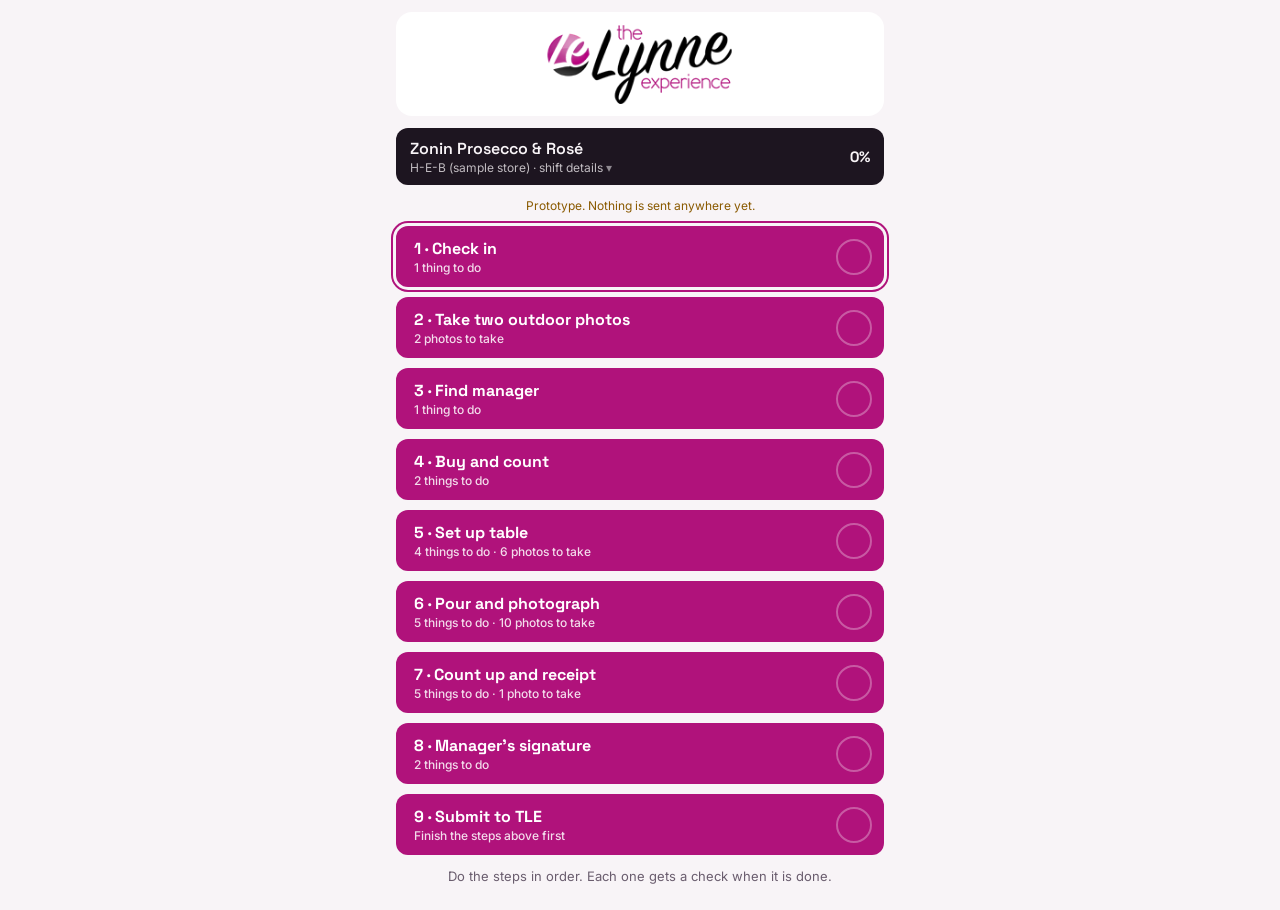
<file: zonin-segments/index.html>
<!doctype html>
<html lang="en">
<head>
<meta charset="utf-8">
<meta name="viewport" content="width=device-width, initial-scale=1, viewport-fit=cover">
<meta name="robots" content="noindex">
<title>Zonin Hub Segments</title>
<link rel="stylesheet" href="https://fonts.googleapis.com/css2?family=Inter:wght@400;500;600&family=Space+Grotesk:wght@500;600;700&display=swap">
<style>
/* Layout: a home list of 9 numbered segments (pink bars, check circle when done). Tapping one opens only that segment.
   Each segment ends with an in-page "Still to do here" list and a Back / Next button. Nothing floats over the page. */
:root{
  --bg:#F8F4F7; --surface:#FFFFFF; --sunk:#F1EAF0; --ink:#1D1520; --muted:#6A5D6E; --line:#E3D8E1;
  --accent:#B0127B; --accent-ink:#FFFFFF; --accent-soft:#FBE6F3;
  --good:#1C7A4C; --good-soft:#DFF3E8; --warn:#8A5A00; --warn-soft:#FBEFD2; --bad:#A3231F; --bad-soft:#FBE4E2;
  --display:"Space Grotesk","Avenir Next","Segoe UI",sans-serif;
  --body:"Inter",system-ui,-apple-system,"Segoe UI",sans-serif;
}
@media (prefers-color-scheme: dark){:root:not([data-theme="light"]){
  --bg:#141015; --surface:#1F1821; --sunk:#2A212C; --ink:#F4ECF2; --muted:#AA9CAD; --line:#3A2F3C;
  --accent:#F062BC; --accent-ink:#1D0A16; --accent-soft:#3B1730;
  --good:#58C990; --good-soft:#163526; --warn:#E9B949; --warn-soft:#3A2D0D; --bad:#F08A85; --bad-soft:#3D1917; color-scheme:dark}}
:root[data-theme="dark"]{
  --bg:#141015; --surface:#1F1821; --sunk:#2A212C; --ink:#F4ECF2; --muted:#AA9CAD; --line:#3A2F3C;
  --accent:#F062BC; --accent-ink:#1D0A16; --accent-soft:#3B1730;
  --good:#58C990; --good-soft:#163526; --warn:#E9B949; --warn-soft:#3A2D0D; --bad:#F08A85; --bad-soft:#3D1917; color-scheme:dark}

*{box-sizing:border-box}
[hidden]{display:none!important}
html,body{margin:0}
body{background:var(--bg);color:var(--ink);font-family:var(--body);font-size:15px;line-height:1.45}
.wrap{max-width:520px;margin:0 auto;min-height:100dvh;display:flex;flex-direction:column;gap:12px;padding-top:12px;
  padding-bottom:max(24px,env(safe-area-inset-bottom,0px));
  padding-left:max(16px,env(safe-area-inset-left,0px));padding-right:max(16px,env(safe-area-inset-right,0px))}
h1,h2,h3,h4{font-family:var(--display);margin:0;line-height:1.2;text-wrap:balance}
p{margin:0}
:focus-visible{outline:3px solid var(--accent);outline-offset:2px}
button{font-family:var(--body)}

/* top */
.logo{background:#fff;border-radius:16px;padding:12px;display:flex;justify-content:center}
.logo img{width:220px;max-width:72%;height:auto;display:block}
.tk{width:100%;border:0;background:var(--ink);color:var(--bg);border-radius:12px;padding:10px 14px;display:flex;align-items:center;gap:10px;text-align:left;cursor:pointer}
.tk b{font:600 16px var(--display);display:block}
.tk small{font-size:12px;opacity:.75}
.tk .main{flex:1;min-width:0}
.tk .pct{font:700 15px var(--display);font-variant-numeric:tabular-nums}
.tk .car{opacity:.7;font-size:12px}
.more{background:var(--surface);border:1px solid var(--line);border-radius:12px;padding:12px 14px;display:flex;flex-direction:column;gap:10px;font-size:14px}
.more dl{margin:0;display:grid;grid-template-columns:1fr 1fr;gap:8px 12px}
.more dt{font-size:11px;letter-spacing:.07em;text-transform:uppercase;color:var(--muted)}
.more dd{margin:0;font-weight:600}
.more h3{font-size:13px;margin-bottom:2px}
.more ul{margin:0;padding-left:18px;color:var(--muted)}
.proto{font-size:12px;color:var(--warn);text-align:center}

/* home list */
.list{display:flex;flex-direction:column;gap:10px}
.sg{display:flex;align-items:center;gap:12px;width:100%;border:0;border-radius:12px;padding:12px 12px 12px 18px;min-height:58px;
  background:var(--accent);color:var(--accent-ink);text-align:left;cursor:pointer}
.sg .t{flex:1;min-width:0;font:700 16px var(--display)}
.sg small{display:block;font:500 12px var(--body);opacity:.85;margin-top:1px}
.sg .ck{flex:none;width:36px;height:36px;border-radius:99px;border:2px solid currentColor;opacity:.3;display:flex;align-items:center;justify-content:center;font:700 18px var(--display)}
.sg.done .ck{background:#111;border-color:#111;color:#fff;opacity:1}
.sg.nx{box-shadow:0 0 0 3px var(--bg),0 0 0 5px var(--accent)}
.home-note{font-size:13px;color:var(--muted);text-align:center}

/* segment */
#view{flex:1;display:flex;flex-direction:column;gap:12px}
.back{align-self:flex-start;background:none;border:0;color:var(--accent);font:600 15px var(--body);padding:4px 0;cursor:pointer}
.shead{display:flex;align-items:center;gap:10px}
.shead>div{flex:1;min-width:0}
.when{font-size:11px;letter-spacing:.08em;text-transform:uppercase;color:var(--muted)}
.shead h2{font-size:21px}
.q{flex:none;width:34px;height:34px;border-radius:99px;border:1px solid var(--line);background:var(--surface);color:var(--accent);font:700 16px var(--display);cursor:pointer;padding:0}
.q.sm{width:26px;height:26px;font-size:13px}
.q[aria-expanded=true]{background:var(--accent);border-color:var(--accent);color:var(--accent-ink)}
.qa{background:var(--accent-soft);border-radius:12px;padding:12px 14px;font-size:14px;display:flex;flex-direction:column;gap:8px}
.qa dl{margin:0;display:flex;flex-direction:column;gap:8px}
.qa dt{font-weight:600}
.qa dd{margin:1px 0 0;color:var(--muted)}
.box{background:var(--surface);border:1px solid var(--line);border-radius:12px;padding:12px;display:flex;flex-direction:column;gap:10px}
.box.flash{animation:flash 1.2s}
@keyframes flash{0%,60%{box-shadow:0 0 0 3px var(--accent)}100%{box-shadow:0 0 0 3px transparent}}
@media (prefers-reduced-motion:reduce){.box.flash{animation:none;box-shadow:0 0 0 3px var(--accent)}}
.bh{display:flex;align-items:center;gap:8px}
.bh h3{font-size:15px;flex:1;min-width:0}
.count{font-size:12px;font-weight:600;color:var(--muted);font-variant-numeric:tabular-nums;white-space:nowrap}
.box.ok .count{color:var(--good)}
.note{font-size:13px;color:var(--muted)}
.msg{font-size:13px;font-weight:600;color:var(--muted)}
.msg:empty,.alert:empty{display:none}
.msg.good{color:var(--good)}.msg.bad{color:var(--bad)}
.alert{background:var(--bad-soft);color:var(--bad);border-radius:10px;padding:10px 12px;font-size:14px;font-weight:500}
.alert.soft{background:var(--warn-soft);color:var(--warn)}
.stamp{background:var(--good-soft);color:var(--good);border-radius:12px;padding:12px 14px;font-weight:600}

.btn{font:600 16px var(--body);border:0;border-radius:12px;padding:14px 16px;background:var(--accent);color:var(--accent-ink);cursor:pointer;width:100%}
.btn.ghost{background:var(--sunk);color:var(--ink)}
.btn.go{background:var(--good);color:var(--surface)}
.btn:disabled{opacity:.5;cursor:default}
.link{background:none;border:0;color:var(--muted);font:500 13px var(--body);text-decoration:underline;cursor:pointer;padding:6px 0;align-self:center}

/* still to do (in the page, never floating) */
.todo h3{font-size:14px;color:var(--muted);font-family:var(--body);font-weight:600}
.todo button{display:flex;gap:8px;align-items:center;width:100%;text-align:left;background:var(--bg);border:1px solid var(--line);border-radius:10px;padding:10px 12px;font:500 14px var(--body);color:var(--ink);cursor:pointer}
.todo button span{flex:1;min-width:0}
.todo button i{font-style:normal;color:var(--accent);font-weight:700}

/* photo tiles */
.tiles{display:grid;grid-template-columns:repeat(5,1fr);gap:8px}
.tile{position:relative;aspect-ratio:1;border-radius:10px;border:1.5px dashed var(--line);background:var(--sunk);color:var(--muted);font:700 15px var(--display);display:flex;align-items:center;justify-content:center;cursor:pointer;padding:0;overflow:hidden}
.tile.next{border:2px solid var(--accent);background:var(--accent-soft);color:var(--accent)}
.tile.has{border:0}
.tile img{position:absolute;inset:0;width:100%;height:100%;object-fit:cover}
.tile .st{position:absolute;right:4px;bottom:4px;width:12px;height:12px;border-radius:99px;border:2px solid var(--surface);background:var(--muted)}
.tile .st.on{background:var(--good)}.tile .st.off{background:var(--bad)}
.tile .nm{position:absolute;left:4px;top:3px;font-size:11px;color:#fff;text-shadow:0 0 3px #000}
.tile .min{position:absolute;bottom:2px;left:0;right:0;text-align:center;font:600 9px var(--body);letter-spacing:.05em;text-transform:uppercase}
.tap{font-size:12px;color:var(--muted)}
.rules{margin:0;padding:0;list-style:none;display:flex;flex-direction:column;gap:3px;font-size:14px}
.rules li{display:flex;gap:8px;align-items:baseline}
.rules li::before{font-weight:700;font-size:11px;letter-spacing:.04em;min-width:38px}
.rules .yes::before{content:"SHOW";color:var(--good)}
.rules .no::before{content:"NEVER";color:var(--bad)}
.pend{background:var(--sunk);border-radius:12px;padding:10px;display:flex;flex-direction:column;gap:10px}
.pend img{width:100%;max-height:300px;object-fit:contain;border-radius:8px;background:var(--ink)}
.pend h4{font-size:15px}
.two{display:grid;grid-template-columns:1fr 1fr;gap:8px}

/* fields: the label sits on its own full line, the box under it, so names are never cut off */
.row{display:flex;flex-direction:column;gap:6px}
.row span{font-size:14px;font-weight:500;overflow-wrap:anywhere}
input[type=text],textarea{font:16px var(--body);color:var(--ink);background:var(--bg);border:1px solid var(--line);border-radius:10px;padding:10px;width:100%;min-width:0}
textarea{min-height:64px;resize:vertical}
.seg{border:0;margin:0;padding:0;min-width:0}
.seg .opts{display:flex;flex-wrap:wrap;gap:6px}
.seg label{position:relative}
.seg input{position:absolute;opacity:0;inset:0}
.seg label span{display:block;padding:8px 12px;border-radius:10px;background:var(--bg);border:1px solid var(--line);font-size:14px;font-weight:500;cursor:pointer}
.seg input:checked+span{background:var(--accent);border-color:var(--accent);color:var(--accent-ink)}
.seg input:focus-visible+span{outline:3px solid var(--accent);outline-offset:2px}
.tick{display:flex;gap:10px;align-items:center;font-size:14px;cursor:pointer}
.tick input{width:22px;height:22px;margin:0;accent-color:var(--accent);flex:none}
.buy{margin:0;padding:0;list-style:none;font-size:14px;display:flex;flex-direction:column;gap:4px}
.buy li{display:flex;gap:10px;align-items:baseline}
.buy b{font:700 15px var(--display);min-width:1.6ch}
.buy span{flex:1;min-width:0}
.buy em{font-style:normal;color:var(--muted);white-space:nowrap}
details.mini>summary{cursor:pointer;font-weight:600;font-size:14px;color:var(--accent)}
details.mini p{margin-top:8px;font-size:15px;font-weight:500}
.box.tally{flex-direction:row;align-items:center;gap:10px}
.tally output{font:700 28px var(--display);min-width:2ch;text-align:center;font-variant-numeric:tabular-nums}
.tally h3{flex:1;font-size:15px}
.tally button{font:700 20px var(--display);width:46px;height:46px;border-radius:12px;border:0;cursor:pointer;background:var(--accent);color:var(--accent-ink)}
.tally button.minus{background:var(--sunk);color:var(--ink)}
canvas.sig{width:100%;height:130px;background:var(--bg);border:1px solid var(--line);border-radius:10px;touch-action:none;display:block}
.sum{margin:0;padding:0;list-style:none;display:flex;flex-direction:column;gap:6px}
.sum li{display:flex;justify-content:space-between;gap:10px;font-size:14px}
.sum b.ok{color:var(--good)}.sum b.no{color:var(--warn)}
</style>
</head>
<body>
<div class="wrap">
  <div class="logo"><img src="[data-uri]" alt="the Lynne experience"></div>
  <button class="tk" id="tkBtn" type="button" aria-expanded="false" aria-controls="tkMore">
    <span class="main"><b>Zonin Prosecco &amp; Rosé</b><small>H-E-B (sample store) · shift details <span class="car">▾</span></small></span>
    <span class="pct" id="pct">0%</span>
  </button>
  <div class="more" id="tkMore" hidden>
    <dl>
      <div><dt>When</dt><dd>Sample shift, 4 hours</dd></div>
      <div><dt>You are here for</dt><dd>Amarko Marketing Solutions</dd></div>
      <div><dt>Spend limit</dt><dd>$48.43 with tax</dd></div>
      <div><dt>Photos</dt><dd>18, all with location</dd></div>
    </dl>
    <div><h3>Bring</h3><ul><li>RBS or TIPS certification</li><li>Table and a black fabric cloth to the floor, no plastic</li><li>Wine opener, ice bucket, serving tray, small trash can, pen</li></ul></div>
    <div><h3>Kit</h3><ul><li>50 cups, 25 napkins, 2 pairs of gloves, 21+ sign, acrylic sign</li></ul></div>
    <div><h3>Wear</h3><ul><li>Black or white polo or dress shirt, no logos. Black slacks, closed-toe shoes, long hair tied back.</li></ul></div>
    <div><h3>Location</h3><ul><li>Turn on Location Services for your camera, and tap Allow when this page asks.</li></ul></div>
  </div>
  <p class="proto">Prototype. Nothing is sent anywhere yet.</p>
  <main id="view"></main>
</div>

<script>
const CAP=48.43;
const PRODUCTS=[{id:'pros',name:'Prosecco 187ml'},{id:'rose',name:'Prosecco Rosé 187ml'}];
const SLOTS={
  outside:{n:2,title:'Outside the store',yes:['The H-E-B sign, clearly readable'],no:[],shots:['The front of the store with the H-E-B sign','You, with the H-E-B sign behind you']},
  table:{n:2,title:'Your table',yes:['The whole table and black cloth','The acrylic sign and the 21+ sign','Only the 187ml bottles'],no:['A price you can read'],shots:['The table without you','You behind the table. Ask an associate to take it.']},
  inside:{n:4,title:'Inside the store',yes:['A wide view around your table'],no:['A price you can read'],shots:['The aisle or area where your table is','The same area from farther back','The nearest department sign or aisle marker','One more wide view near your table']},
  shoppers:{n:10,min:6,more:true,title:'Shoppers tasting',yes:['The sample cup in their hand','The table sign, whenever you can','Someone you have not photographed yet'],no:['A shopper holding only a bottle','A price you can read'],tip:'Ask before you take it.'},
  receipt:{n:1,title:'Receipt',yes:['Store name, date, every item and the total'],no:[],tip:'Lay it flat.'},
  shelf:{n:1,title:'The shelf where the wine should be',yes:['The empty space or shelf tag for Zonin'],no:[]}};
const HELP={
  checkin:[['I am running late','Check in the moment you arrive and tell your TLE coordinator. This job must run on its scheduled date.'],
           ['My location did not come through','Turn on Location Services for this page and your camera, and tap Allow when it asks.']],
  outside:[['A photo has a red dot','That photo has no location. Turn location on, then tap the photo, remove it, and take it again.']],
  manager:[['The manager is not expecting me','Show them the shift details at the top and say you are with Amarko Marketing Solutions. If they still say no, tap "I can\'t run this demo".']],
  buy:[['The store only has full-size bottles','Do not buy them. Only 187ml bottles can be on your table. Go back to step 3 and tap "I can\'t run this demo".']],
  table:[['There are price signs around my table','Turn the table or stand so the signs are behind the camera, and check each photo before you keep it.']],
  during:[['A shopper does not want a photo','That is fine. Thank them and ask the next one. You need different people.'],
          ['The store is slow','Keep going to the end of the shift. Under 6 different people, the event is rejected, so tell your TLE coordinator early.'],
          ['Someone looks under 21 or has no ID','Do not pour. No ID, no sample.']],
  wrap:[['My receipt is over $48.43','Tell your TLE coordinator before you leave. Do not buy anything that is not on the list.'],
        ['I lost the receipt','Ask customer service to reprint it.']],
  report:[['The manager is busy or gone','Ask the manager on duty or a department lead to sign, and enter their name.'],
          ['The manager will not sign','Do not sign for them. Contact your TLE coordinator before you leave.']],
  blocked:[['I am not allowed to take photos inside','Take the outside photo, write what the manager said, and contact your TLE coordinator.']],
  send:[['Something is still missing','Go back to the list. A step without a check still has something left. Open it, and the "Still to do here" list at the bottom takes you to it.']]};

let S={}; try{S=JSON.parse(localStorage.getItem('tleHubZoninSeg')||'{}')}catch(e){}
const photos={outside:[],table:[],inside:[],shoppers:[],receipt:[],shelf:[]};
const pending={},viewing={};
let signed=false,sigData=null,sent=false;
const save=()=>{try{localStorage.setItem('tleHubZoninSeg',JSON.stringify(S))}catch(e){}};
const has=k=>S[k]!==undefined&&S[k]!==null&&S[k]!==false&&String(S[k]).trim()!=='';
const esc=s=>String(s).replace(/[&<>"]/g,c=>({'&':'&amp;','<':'&lt;','>':'&gt;','"':'&quot;'}[c]));
const val=k=>has(k)?esc(S[k]):'';
const clock=d=>d.toLocaleTimeString([], {hour:'numeric',minute:'2-digit'});
const $=id=>document.getElementById(id);
const want=id=>S.blocked&&(id==='outside'||id==='inside')?1:SLOTS[id].n;

/* a need item: t = what still has to be done, ok = done, el = where it lives, photo/act = what tapping it does */
const ph=(id,noun)=>{const n=photos[id].length,w=want(id);return{t:w>1?`Take ${noun} photo ${Math.min(n+1,w)} of ${w}`:`Take the ${noun} photo`,ok:n>=w,el:'slot-'+id,photo:id}};
const fld=(k,t)=>({t,ok:has(k),el:'f-'+k});
const grp=(k,t)=>({t,ok:has(k),el:'g-'+k});

const row=(k,label)=>`<label class="row"><span>${label}</span><input type="text" inputmode="decimal" id="f-${k}" data-k="${k}" value="${val(k)}"></label>`;
const tick=(k,label)=>`<label class="tick"><input type="checkbox" id="f-${k}" data-k="${k}" ${S[k]?'checked':''}><span>${label}</span></label>`;
const seg=(k,opts)=>`<fieldset class="seg" id="g-${k}"><div class="opts">${opts.map((o,i)=>`<label><input type="radio" name="${k}" id="f-${k}-${i}" value="${esc(o)}" ${S[k]===o?'checked':''}><span>${esc(o)}</span></label>`).join('')}</div></fieldset>`;
const rules=id=>`<ul class="rules">${SLOTS[id].yes.map(r=>`<li class="yes">${r}</li>`).join('')}${SLOTS[id].no.map(r=>`<li class="no">${r}</li>`).join('')}</ul>`;
const qbtn=(key,label,sm)=>`<button type="button" class="q${sm?' sm':''}" data-q="${key}" aria-expanded="false" aria-controls="qa-${key}" aria-label="${label}">?</button>`;
const slot=id=>`<div class="box" id="slot-${id}"><div class="bh"><h3>${SLOTS[id].title}</h3><span class="count" id="cnt-${id}"></span>${qbtn('s-'+id,'What each '+SLOTS[id].title+' photo needs',1)}</div>
  <div class="qa" id="qa-s-${id}" hidden>${rules(id)}${SLOTS[id].tip?`<p>${SLOTS[id].tip}</p>`:''}</div>
  <div class="tiles" id="th-${id}"></div><p class="tap" id="tap-${id}">Tap the pink box to take the next photo.</p><p class="msg" id="msg-${id}" aria-live="polite"></p><div id="pend-${id}"></div>
  <input hidden type="file" accept="image/*" capture="environment" id="file-${id}" data-slot="${id}"></div>`;
const TABLE=[['tCloth','Black fabric cloth to the floor'],['tBottles','Only 187ml bottles on the table'],['tSigns','Acrylic sign and 21+ sign facing shoppers'],['tPrices','No price will be in my photos']];
const COMMENTS=[1,2,3,4];

const CHECKIN={id:'checkin',when:'On arrival',title:'Check in',info:'Check in the moment you get to the store, before you go inside. It records your arrival time and your location.',
  body:()=>`<div id="checkin"></div>`,
  need:()=>[{t:'Check me in',ok:has('checkin'),el:'checkin',act:'checkin'}]};
const OUTSIDE={id:'outside',when:'On arrival',title:()=>S.blocked?'Take the outdoor photo':'Take two outdoor photos',
  info:()=>S.blocked?'Take one photo outside with the store sign, so there is a record that you came.':'Take both outside photos before you walk in. Each one needs the H-E-B sign.',
  body:()=>slot('outside'),
  need:()=>[ph('outside','outside')]};
const NORMAL=[CHECKIN,OUTSIDE,
 {id:'manager',when:'On arrival',title:'Find manager',info:'Find the manager, say who you are with, and ask where to set up.',
  body:()=>`<div class="box" id="b-where"><div class="bh"><h3>Where did the manager put you?</h3></div>
     <details class="mini"><summary>What to say to the manager</summary><p>"Hi, I'm with Amarko Marketing Solutions. I'm here to sample Zonin Prosecco and Prosecco Rosé today. Where would you like me to set up?"</p></details>
     ${seg('where',['Tasting room','Sales floor, with stanchions','Sales floor, no stanchions'])}<p class="alert" id="dryMsg"></p></div>
   <button class="link" type="button" id="blockBtn">I can't run this demo: no product, or the manager said no</button>`,
  need:()=>[{...grp('where','Answer: where did they put you?'),el:'b-where'}]},
 {id:'buy',when:'Before you start',title:'Buy and count',info:'Count the shelf first. Then buy only what is on the list, and keep the receipt and every empty bottle.',
  body:()=>`<div class="box" id="b-count"><div class="bh"><h3>Units on the shelf now</h3></div>${PRODUCTS.map(p=>row(p.id+'_countIn',p.name)).join('')}</div>
   <div class="box"><div class="bh"><h3>Buy exactly this</h3><span class="count">Limit $${CAP}</span></div><ul class="buy">
     <li><b>2</b><span>Zonin Prosecco 187ml</span><em>$12.99 ea</em></li><li><b>1</b><span>Zonin Prosecco Rosé 187ml</span><em>$11.99</em></li><li><b>1</b><span>Ice, only if the store has none</span><em>$7.99</em></li></ul></div>`,
  need:()=>PRODUCTS.map(p=>fld(p.id+'_countIn',`Enter shelf count: ${p.name}`))},
 {id:'table',when:'Before you start',title:'Set up table',info:'Build your table and run the table check. Then take the table photos and the store photos around your table.',
  body:()=>`<div class="box" id="b-table"><div class="bh"><h3>Table check</h3></div>${TABLE.map(([k,l])=>tick(k,l)).join('')}</div>
   ${slot('table')}${slot('inside')}`,
  need:()=>[...TABLE.map(([k,l])=>({t:`Table check: ${l.toLowerCase()}`,ok:has(k),el:'b-table'})),ph('table','table'),ph('inside','inside')]},
 {id:'during',when:'During the demo',title:'Pour and photograph',info:'Wait for the shopper to come to you, check ID, pour 1 oz, then tell them about the wine. Photograph a different person each time, cup in hand. Under 6 different people, the event is rejected.',
  body:()=>`<p class="note">Every pour: check ID · 1 oz · ask before a photo.</p>
   <div class="box tally" id="tally"><h3>Samples poured</h3><button type="button" class="minus" id="tMinus" aria-label="Take one off">−</button><output id="tOut">0</output><button type="button" id="tPlus" aria-label="Add one sample">+</button></div>
   ${slot('shoppers')}
   <div class="box" id="b-comments"><div class="bh"><h3>Four things shoppers said</h3></div>${COMMENTS.map(i=>`<input type="text" id="f-c${i}" data-k="c${i}" value="${val('c'+i)}" placeholder="Comment ${i}" aria-label="Shopper comment ${i}">`).join('')}</div>`,
  need:()=>[{t:'Count your first sample',ok:(S.poured||0)>0,el:'tally'},ph('shoppers','shopper'),...COMMENTS.map(i=>fld('c'+i,`Write shopper comment ${i}`))]},
 {id:'wrap',when:'Last 15 minutes',title:'Count up and receipt',info:'Count the shelf again, enter how many bottles you used for sampling, then photograph your receipt and type its total.',
  body:()=>`${PRODUCTS.map(p=>`<div class="box"><div class="bh"><h3>${p.name}</h3></div>${row(p.id+'_countOut','Units left on shelf')}${row(p.id+'_used','Units used for sampling')}</div>`).join('')}
   ${slot('receipt')}<div class="box">${row('receiptTotal','Receipt total $')}<p class="alert" id="capMsg"></p></div>`,
  need:()=>[...PRODUCTS.flatMap(p=>[fld(p.id+'_countOut',`Enter units left: ${p.name}`),fld(p.id+'_used',`Enter units used: ${p.name}`)]),ph('receipt','receipt'),fld('receiptTotal','Enter the receipt total')]},
 {id:'report',when:'Before you leave',title:'Manager\'s signature',info:'Type the manager\'s name and hand them your phone to sign. Then submit before you walk out of the store.',
  body:()=>`<div class="box"><div class="bh"><h3>Store manager</h3><button type="button" class="link" id="sigClear" style="padding:0">Clear signature</button></div>
   <input type="text" id="f-mgrName" data-k="mgrName" value="${val('mgrName')}" placeholder="Manager's full name" aria-label="Store manager full name">
   <canvas class="sig" id="sig" aria-label="Signature box. Hand the phone to the manager to sign."></canvas></div>`,
  need:()=>[fld('mgrName','Enter the manager\'s name'),{t:'Get the manager to sign',ok:signed,el:'sig'}]}
];
const BLOCKED=[CHECKIN,OUTSIDE,
 {id:'blocked',when:'Demo could not run',title:'Show what happened',info:'You still report. Three photos are needed: outside, inside, and the shelf where the wine should be. Contact your TLE coordinator before you leave.',
  body:()=>`<p class="alert soft">Contact your TLE coordinator now, before you leave the store.</p>
   <div class="box" id="b-why"><div class="bh"><h3>What stopped the demo?</h3></div>${seg('why',['Product not in stock','Manager said no','Something else'])}
   <textarea id="f-whyNote" data-k="whyNote" placeholder="What happened, and who you spoke to" aria-label="What happened, and who you spoke to">${val('whyNote')}</textarea></div>
   ${slot('inside')}${slot('shelf')}<button class="link" type="button" id="unblockBtn">Go back. I can run the demo after all</button>`,
  need:()=>[{...grp('why','Answer: what stopped the demo?'),el:'b-why'},fld('whyNote','Write what happened'),ph('inside','inside'),ph('shelf','shelf')]}
];
const SEND={id:'send',when:'Last thing',title:'Submit to TLE',info:'Submit before you leave the store. In the live hub this one tap delivers your photos with their time and location, your receipt, and your report.',need:()=>[]};
const work=()=>S.blocked?BLOCKED:NORMAL;
const all=()=>[...work(),SEND];
const T=s=>typeof s.title==='function'?s.title():s.title;
const I=s=>typeof s.info==='function'?s.info():s.info;
const stepDone=s=>s.id==='send'?sent:s.need().every(n=>n.ok);
const cur=()=>S.cur?all().find(s=>s.id===S.cur)||null:null;

function locate(done){
  try{if(!navigator.geolocation){done(null);return}
    navigator.geolocation.getCurrentPosition(p=>done([p.coords.latitude,p.coords.longitude]),()=>done(null),{enableHighAccuracy:true,timeout:10000,maximumAge:30000});
  }catch(e){done(null)}
}
function checkIn(){S.checkin=clock(new Date());save();drawCheckin();refresh();locate(l=>{S.ciLoc=l?'on':'off';save();drawCheckin()})}
function drawCheckin(){
  const el=$('checkin');if(!el)return;
  if(!has('checkin')){el.innerHTML=`<button class="btn" type="button" id="ciBtn">I'm here. Check me in</button>`;return}
  el.innerHTML=`<p class="stamp">Checked in at ${esc(S.checkin)}${S.ciLoc==='on'?' · location recorded':''}</p>${S.ciLoc==='off'?'<p class="alert soft" style="margin-top:8px">Your location did not come through. Turn on location for this page.</p>':''}`;
}
function drawSlot(id){
  const box=$('slot-'+id);if(!box)return;
  const list=photos[id],n=list.length,need=want(id),sl=SLOTS[id],cells=Math.max(need,n)+(sl.more&&n>=need?1:0);
  $('cnt-'+id).textContent=`${n} of ${need}`;
  box.classList.toggle('ok',n>=need);
  let h='';
  for(let i=0;i<cells;i++){
    const p=list[i];
    if(p)h+=`<button type="button" class="tile has" data-view="${id}:${i}" aria-label="Photo ${i+1}, ${p.loc===undefined?'locating':p.loc?'located':'no location'}. Tap to review."><img src="${p.u}" alt=""><span class="nm">${i+1}</span><span class="st ${p.loc===undefined?'':p.loc?'on':'off'}"></span></button>`;
    else h+=`<label class="tile${i===n?' next':''}" for="file-${id}" aria-label="Take photo ${i+1}">${i>=need?'+':i+1}${sl.min&&i===sl.min-1?'<span class="min">min</span>':''}</label>`;
  }
  $('th-'+id).innerHTML=h;
  const pd=pending[id],v=viewing[id],vp=v!==undefined?list[v]:null;
  $('tap-'+id).hidden=!!(pd||vp)||n>=cells;
  $('pend-'+id).innerHTML=pd?`<div class="pend"><img src="${pd.u}" alt="The photo you just took"><h4>Check it before it counts</h4>${rules(id)}<div class="two"><button type="button" class="btn" data-keep="${id}">It counts</button><button type="button" class="btn ghost" data-retake="${id}">Retake</button></div></div>`
    :vp?`<div class="pend"><img src="${vp.u}" alt="Photo ${v+1}"><p class="note">Photo ${v+1} · ${clock(vp.t)} · ${vp.loc===undefined?'locating…':vp.loc?'located':'no location'}</p><div class="two"><button type="button" class="btn ghost" data-close="${id}">Keep</button><button type="button" class="btn ghost" data-rm="${id}:${v}" style="color:var(--bad)">Remove</button></div></div>`:'';
  const m=$('msg-'+id);let t='',c='msg';
  const off=list.filter(p=>p.loc===null).length;
  if(sl.min&&!S.blocked){
    if(n<sl.min){t=`${sl.min-n} more to reach the minimum of ${sl.min}.`}
    else if(n<need){t=`Minimum met. Keep going to ${need}.`;c='msg good'}
    else{t='All 10 in. More new faces only help.';c='msg good'}
  }else if(n<need&&sl.shots&&!S.blocked){t=`Next: ${sl.shots[n]}`}
  if(off){t=`${off} photo${off>1?'s have':' has'} no location (red dot). Turn location on and retake.`;c='msg bad'}
  m.textContent=t;m.className=c;
}

let sig=null,ctx=null,drawing=false;
function sizeSig(){const r=sig.getBoundingClientRect(),d=window.devicePixelRatio||1;if(!r.width)return;sig.width=r.width*d;sig.height=r.height*d;ctx.setTransform(d,0,0,d,0,0);ctx.lineWidth=2.2;ctx.lineCap='round';ctx.lineJoin='round';ctx.strokeStyle=getComputedStyle(document.body).color}
const pt=e=>{const r=sig.getBoundingClientRect();return[e.clientX-r.left,e.clientY-r.top]};

function render(){
  const s=cur();
  if(!s){
    $('view').innerHTML=`<div class="list" id="list"></div><p class="home-note" id="homeNote"></p>`;
    refresh();return;
  }
  const list=all(),idx=list.indexOf(s);
  let body;
  if(s.id==='send'){
    body=sent?`<p class="stamp">Prototype: nothing was sent.</p><p class="note">In the live hub your photos, receipt and report would now be with TLE, filed to this shift.</p>`
      :`<div class="box"><ul class="sum" id="sum"></ul></div><button class="btn" type="button" id="sendBtn"></button>`;
  }else body=s.body();
  $('view').innerHTML=`<button type="button" class="back" data-home="1">‹ All steps</button>
    <div class="shead"><div><div class="when">Step ${idx+1} of ${list.length} · ${s.when}</div><h2>${T(s)}</h2></div>${qbtn(s.id,'Help with this step')}</div>
    <div class="qa" id="qa-${s.id}" hidden><p>${I(s)}</p><dl>${(HELP[s.id]||[]).map(([q,a])=>`<div><dt>${q}</dt><dd>${a}</dd></div>`).join('')}<div><dt>Still stuck?</dt><dd>Contact your TLE coordinator. Their number will show here in the live hub.</dd></div></dl></div>
    ${body}<div id="todo"></div>`;
  drawCheckin();Object.keys(SLOTS).forEach(drawSlot);
  sig=$('sig');
  if(sig){ctx=sig.getContext('2d');sizeSig();
    if(sigData){const im=new Image();im.onload=()=>ctx.drawImage(im,0,0,sig.getBoundingClientRect().width,sig.getBoundingClientRect().height);im.src=sigData}
    sig.addEventListener('pointerdown',e=>{drawing=true;sig.setPointerCapture(e.pointerId);ctx.beginPath();ctx.moveTo(...pt(e))});
    sig.addEventListener('pointermove',e=>{if(!drawing)return;ctx.lineTo(...pt(e));ctx.stroke();if(!signed){signed=true;refresh()}});
    ['pointerup','pointercancel'].forEach(n=>sig.addEventListener(n,()=>{if(drawing&&signed)sigData=sig.toDataURL();drawing=false}));}
  refresh();
}
function refresh(){
  const list=all(),c=cur();
  let done=0,total=0;
  work().forEach(s=>s.need().forEach(n=>{if(n.photo){const w=want(n.photo);total+=w;done+=Math.min(photos[n.photo].length,w)}else{total++;if(n.ok)done++}}));
  $('pct').textContent=Math.round(total?done/total*100:0)+'%';
  const allDone=work().every(stepDone);
  if(!c){
    const nx=list.find(s=>!stepDone(s));
    $('list').innerHTML=list.map((s,i)=>{const d=stepDone(s),miss=s.need().filter(n=>!n.ok);
      const k=miss.filter(n=>!n.photo).length,p=miss.filter(n=>n.photo).reduce((a,n)=>a+want(n.photo)-photos[n.photo].length,0);
      const left=[k?`${k} thing${k>1?'s':''} to do`:'',p?`${p} photo${p>1?'s':''} to take`:''].filter(Boolean).join(' · ');
      const sub=d?'Done':s.id==='send'?(allDone?'Ready to submit':'Finish the steps above first'):left;
      return`<button type="button" class="sg${d?' done':''}${s===nx?' nx':''}" data-go="${s.id}" aria-label="Step ${i+1}: ${T(s)}${d?', done':''}"><span class="t">${i+1} · ${T(s)}<small>${sub}</small></span><span class="ck" aria-hidden="true">${d?'✓':''}</span></button>`}).join('');
    $('homeNote').textContent=S.blocked?'The demo could not run, so you only have the short report to do.':'Do the steps in order. Each one gets a check when it is done.';
    return;
  }
  const idx=list.indexOf(c),next=list[idx+1];
  if(c.id==='send'){
    const sum=$('sum');if(sum)sum.innerHTML=work().map((w,i)=>{const left=w.need().filter(n=>!n.ok).length;return`<li><span>${i+1}. ${T(w)}</span><b class="${left?'no':'ok'}">${left?left+' left':'Done'}</b></li>`}).join('');
    const sb=$('sendBtn');if(sb){sb.textContent=allDone?'Send my demo to TLE':'Finish the steps above first';sb.disabled=!allDone;sb.className=allDone?'btn go':'btn'}
    $('todo').innerHTML=`<button class="btn ghost" type="button" data-home="1">Back to the list</button>`;
  }else{
    const miss=c.need().filter(n=>!n.ok);
    $('todo').innerHTML=(miss.length?`<div class="box todo"><h3>Still to do here</h3>${miss.map((n,i)=>`<button type="button" data-do="${i}"><span>${esc(n.t)}</span><i>›</i></button>`).join('')}</div>`
      :`<p class="stamp">Step ${idx+1} is done.</p>${next?`<button class="btn go" type="button" data-go="${next.id}">Next: ${T(next)}</button>`:''}`)
      +`<button class="btn ghost" type="button" data-home="1">Back to the list</button>`;
  }
  const tOut=$('tOut');if(tOut)tOut.textContent=S.poured||0;
  const dry=$('dryMsg');if(dry)dry.textContent=S.where==='Sales floor, no stanchions'?'No stanchions means this event runs dry: do not pour. Contact your TLE coordinator now.':'';
  const cap=$('capMsg');if(cap){const v=parseFloat(String(S.receiptTotal||'').replace(/[^0-9.]/g,''));cap.textContent=v>CAP?`Over your $${CAP} limit. Tell your TLE coordinator before you leave.`:''}
}
function goTo(id){S.cur=id;save();render();window.scrollTo(0,0)}
/* what tapping a "Still to do" item does: the same thing the old docked guide button did */
function doItem(i){
  const c=cur();if(!c)return;
  const miss=c.need().filter(n=>!n.ok)[i];if(!miss)return;
  if(miss.act==='checkin'){checkIn();return}
  if(miss.photo&&pending[miss.photo]){$('pend-'+miss.photo).scrollIntoView({block:'center'});return}
  const el=$(miss.el);if(!el)return;
  if(miss.photo){el.scrollIntoView({block:'center'});$('file-'+miss.photo).click();return}
  el.scrollIntoView({block:'center'});
  const b=el.closest('.box')||el;b.classList.remove('flash');void b.offsetWidth;b.classList.add('flash');
  if(el.matches('input,textarea'))el.focus({preventScroll:true});
}

document.addEventListener('input',e=>{const t=e.target,k=t.dataset&&t.dataset.k;if(k&&t.type!=='checkbox'){S[k]=t.value;save();refresh()}});
document.addEventListener('change',e=>{
  const t=e.target;
  if(t.type==='radio'){S[t.name]=t.value;save();refresh()}
  if(t.type==='checkbox'&&t.dataset.k){S[t.dataset.k]=t.checked;save();refresh()}
  if(t.dataset&&t.dataset.slot&&t.files[0]){const id=t.dataset.slot;delete viewing[id];pending[id]={u:URL.createObjectURL(t.files[0]),t:new Date()};t.value='';drawSlot(id);$('pend-'+id).scrollIntoView({block:'center'})}
});
document.addEventListener('click',e=>{
  const t=e.target.closest('button,label')||e.target,id=t.id,d=t.dataset||{};
  if(id==='tkBtn'){const m=$('tkMore');m.hidden=!m.hidden;t.setAttribute('aria-expanded',String(!m.hidden))}
  if(id==='ciBtn')checkIn();
  if(id==='tPlus'){S.poured=(S.poured||0)+1;save();refresh()}
  if(id==='tMinus'){S.poured=Math.max(0,(S.poured||0)-1);save();refresh()}
  if(id==='sigClear'){sizeSig();signed=false;sigData=null;refresh()}
  if(id==='blockBtn'){S.blocked=true;goTo('blocked')}
  if(id==='unblockBtn'){S.blocked=false;goTo('manager')}
  if(id==='sendBtn'&&!t.disabled){sent=true;render()}
  if(d.home)goTo('');
  if(d.go)goTo(d.go);
  if(d.do!==undefined)doItem(+d.do);
  if(d.q){const p=$('qa-'+d.q);p.hidden=!p.hidden;t.setAttribute('aria-expanded',String(!p.hidden))}
  if(d.keep){const s=d.keep,p=pending[s];delete pending[s];photos[s].push(p);drawSlot(s);refresh();locate(l=>{p.loc=l;drawSlot(s)})}
  if(d.retake){const s=d.retake;URL.revokeObjectURL(pending[s].u);delete pending[s];drawSlot(s);$('file-'+s).click()}
  if(d.view){const[s,i]=d.view.split(':');viewing[s]=viewing[s]===+i?undefined:+i;drawSlot(s)}
  if(d.close){delete viewing[d.close];drawSlot(d.close)}
  if(d.rm){const[s,i]=d.rm.split(':');photos[s].splice(+i,1);delete viewing[s];drawSlot(s);refresh()}
});

S.cur='';
render();
</script>
</body>
</html>
</file>
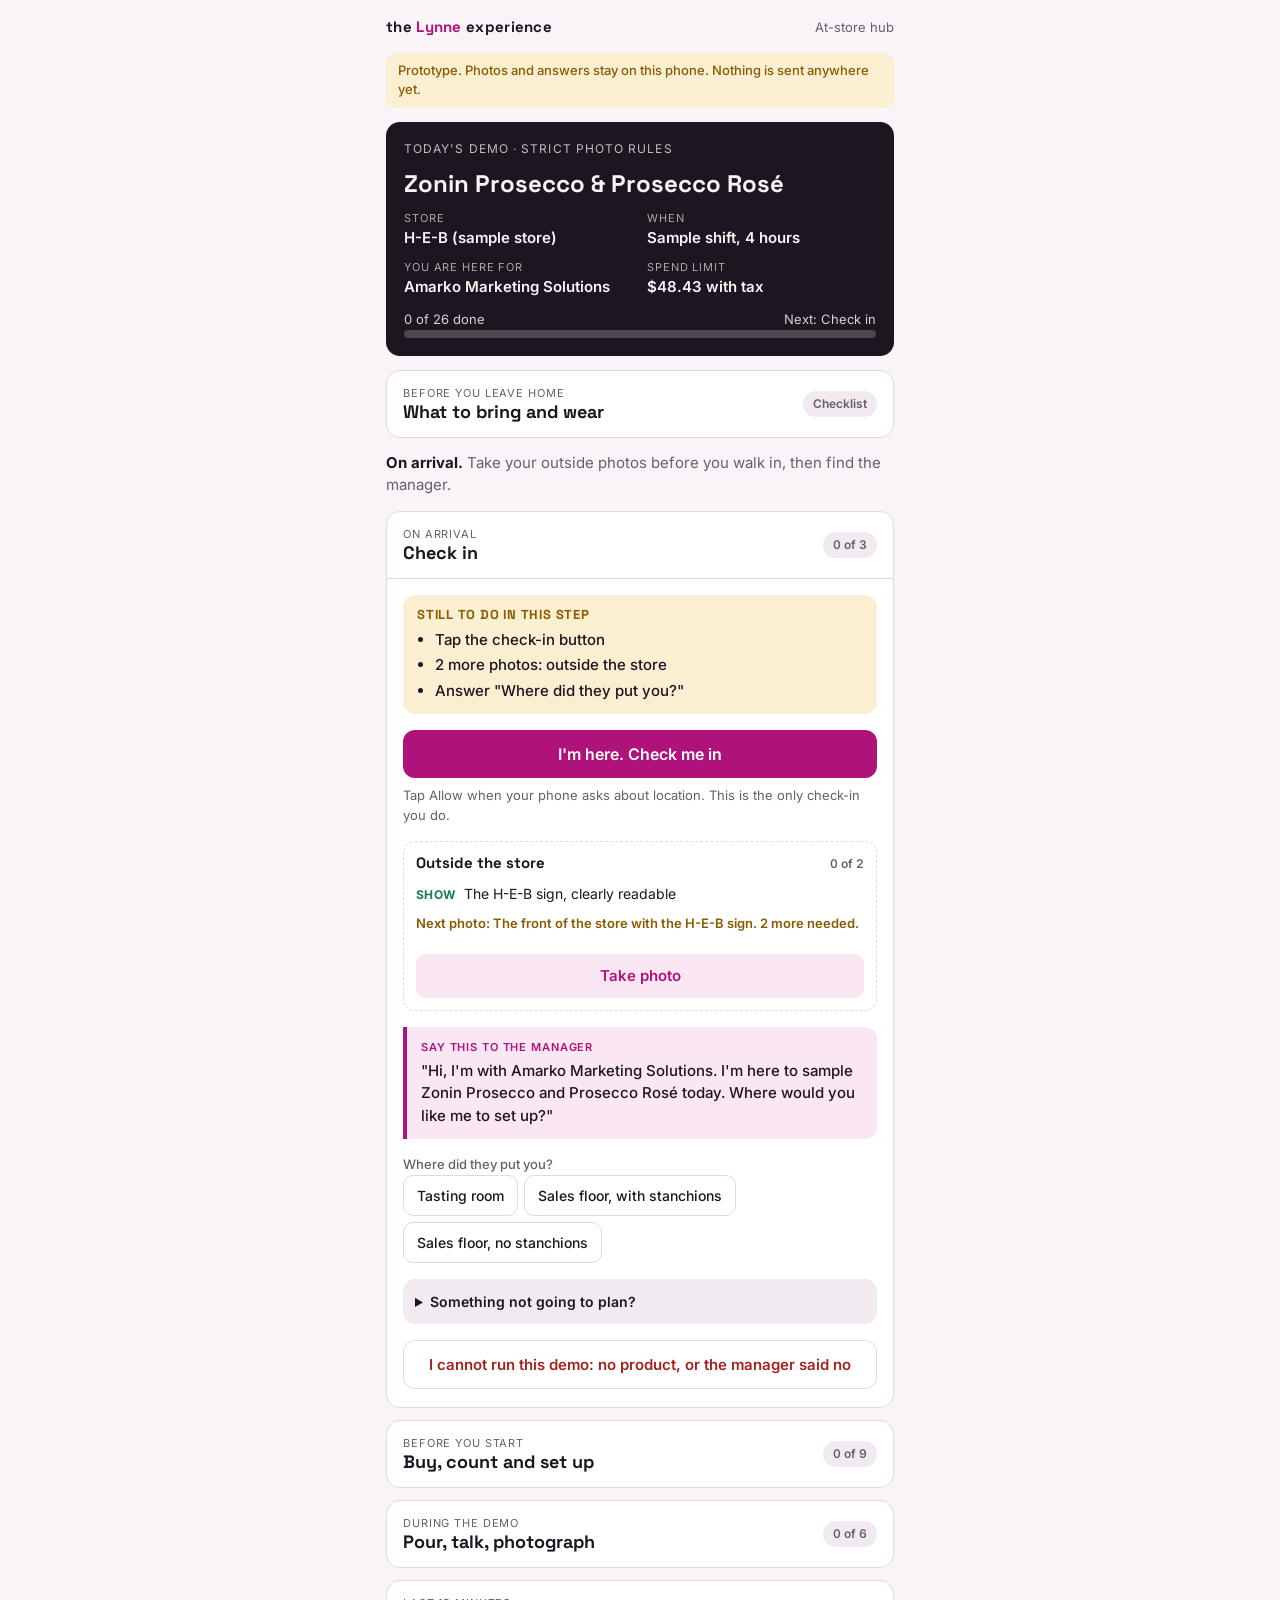
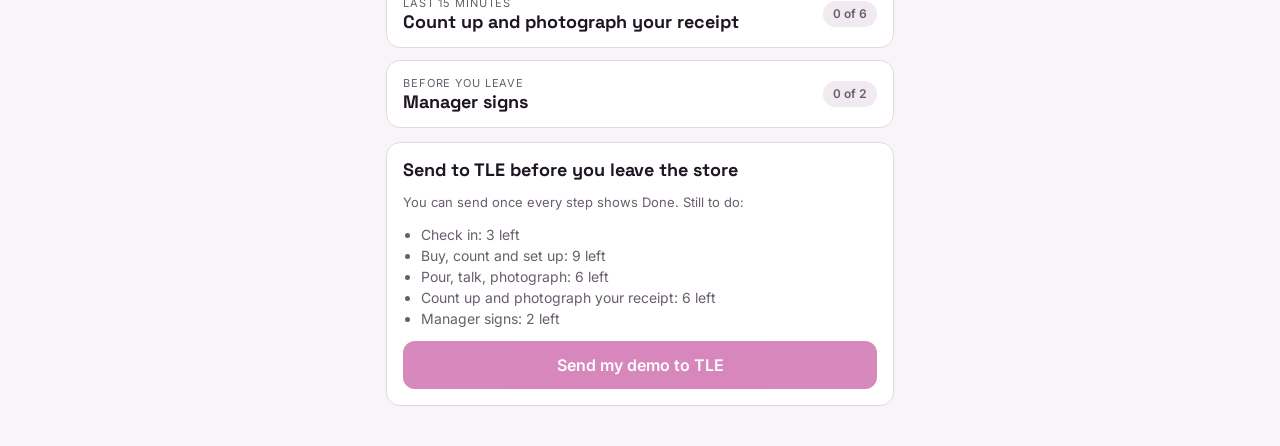
<file: zonin/index.html>
<!doctype html>
<html lang="en">
<head>
<meta charset="utf-8">
<meta name="viewport" content="width=device-width, initial-scale=1, viewport-fit=cover">
<meta name="robots" content="noindex">
<style>html,body{margin:0}</style>
<meta name="claude:viewport-fit-sides" content="cover">
<title>Zonin At-Store Hub</title>
<link rel="stylesheet" href="https://fonts.googleapis.com/css2?family=Inter:wght@400;500;600&family=Space+Grotesk:wght@500;600;700&display=swap">
<style>
/* Layout: one phone-width column. A shift ticket on top, then the demo as five timed stages that open one at a time.
   This is the strict-client version: every photo box carries its own rules and each photo is confirmed before it counts. */
:root{
  --bg:#F8F4F7; --surface:#FFFFFF; --sunk:#F1EAF0; --ink:#1D1520; --muted:#6A5D6E; --line:#E3D8E1;
  --accent:#B0127B; --accent-ink:#FFFFFF; --accent-soft:#FBE6F3;
  --good:#1C7A4C; --good-soft:#DFF3E8; --warn:#8A5A00; --warn-soft:#FBEFD2; --bad:#A3231F; --bad-soft:#FBE4E2;
  --display:"Space Grotesk","Avenir Next","Segoe UI",sans-serif;
  --body:"Inter",system-ui,-apple-system,"Segoe UI",sans-serif;
  --r:14px;
}
@media (prefers-color-scheme: dark){:root:not([data-theme="light"]){
  --bg:#141015; --surface:#1F1821; --sunk:#2A212C; --ink:#F4ECF2; --muted:#AA9CAD; --line:#3A2F3C;
  --accent:#F062BC; --accent-ink:#1D0A16; --accent-soft:#3B1730;
  --good:#58C990; --good-soft:#163526; --warn:#E9B949; --warn-soft:#3A2D0D; --bad:#F08A85; --bad-soft:#3D1917; color-scheme:dark}}
:root[data-theme="dark"]{
  --bg:#141015; --surface:#1F1821; --sunk:#2A212C; --ink:#F4ECF2; --muted:#AA9CAD; --line:#3A2F3C;
  --accent:#F062BC; --accent-ink:#1D0A16; --accent-soft:#3B1730;
  --good:#58C990; --good-soft:#163526; --warn:#E9B949; --warn-soft:#3A2D0D; --bad:#F08A85; --bad-soft:#3D1917; color-scheme:dark}

*{box-sizing:border-box}
[hidden]{display:none!important}
body{background:var(--bg);color:var(--ink);font-family:var(--body);font-size:16px;line-height:1.5}
.wrap{max-width:540px;margin:0 auto;padding-block:16px 40px;
  padding-left:max(16px,env(safe-area-inset-left,0px));padding-right:max(16px,env(safe-area-inset-right,0px));
  display:flex;flex-direction:column;gap:14px}
h1,h2,h3{font-family:var(--display);margin:0;text-wrap:balance;line-height:1.2}
p{margin:0}
.vh{position:absolute;width:1px;height:1px;overflow:hidden;clip-path:inset(50%)}
:focus-visible{outline:3px solid var(--accent);outline-offset:2px}

.proto{background:var(--warn-soft);color:var(--warn);border-radius:10px;padding:8px 12px;font-size:13px;font-weight:500}
.brand{display:flex;justify-content:space-between;align-items:baseline;gap:8px}
.brand b{font-family:var(--display);font-size:15px;letter-spacing:.02em}
.brand b i{font-style:normal;color:var(--accent)}
.brand span{font-size:13px;color:var(--muted)}

.ticket{background:var(--ink);color:var(--bg);border-radius:var(--r);padding:18px;display:flex;flex-direction:column;gap:12px}
.ticket .eyebrow{font-size:12px;letter-spacing:.09em;text-transform:uppercase;opacity:.75}
.ticket h1{font-size:24px}
.ticket dl{display:grid;grid-template-columns:1fr 1fr;gap:10px 14px;margin:0}
.ticket dt{font-size:11px;letter-spacing:.08em;text-transform:uppercase;opacity:.65}
.ticket dd{margin:0;font-weight:600;font-size:15px}
.bar{height:8px;border-radius:99px;background:color-mix(in srgb,var(--bg) 22%,transparent);overflow:hidden}
.bar i{display:block;height:100%;width:0;background:var(--accent);border-radius:99px;transition:width .3s}
@media (prefers-reduced-motion:reduce){.bar i{transition:none}}
.barrow{display:flex;justify-content:space-between;gap:8px;font-size:13px;opacity:.85}

.coach{font-size:15px;color:var(--muted)}
.coach b{color:var(--ink)}

details.stage,details.prep{background:var(--surface);border:1px solid var(--line);border-radius:var(--r)}
details.stage>summary,details.prep>summary{list-style:none;cursor:pointer;padding:14px 16px;display:flex;align-items:center;gap:10px}
details.stage>summary::-webkit-details-marker,details.prep>summary::-webkit-details-marker{display:none}
.when{font-size:11px;letter-spacing:.08em;text-transform:uppercase;color:var(--muted)}
.stitle{flex:1;min-width:0}
.stitle h2{font-size:18px}
.chip{font-size:12px;font-weight:600;padding:4px 10px;border-radius:99px;background:var(--sunk);color:var(--muted);white-space:nowrap;font-variant-numeric:tabular-nums}
.chip.done{background:var(--good-soft);color:var(--good)}
.chip.part{background:var(--accent-soft);color:var(--accent)}
.sbody{padding:16px 16px 18px;display:flex;flex-direction:column;gap:16px;border-top:1px solid var(--line)}

.btn{font:600 16px var(--body);border:0;border-radius:12px;padding:14px 16px;background:var(--accent);color:var(--accent-ink);cursor:pointer;width:100%}
.btn.ghost{background:var(--sunk);color:var(--ink)}
.btn.quiet{background:none;color:var(--bad);border:1px solid var(--line);font-size:15px}
.btn:disabled{opacity:.5;cursor:default}
.stamp{display:flex;gap:10px;align-items:center;background:var(--good-soft);color:var(--good);border-radius:12px;padding:12px 14px;font-weight:600}
.note{font-size:13px;color:var(--muted)}
.alert{background:var(--bad-soft);color:var(--bad);border-radius:12px;padding:12px 14px;font-size:14px;font-weight:500}
.alert.soft{background:var(--warn-soft);color:var(--warn)}
.alert:empty{display:none}

.say{border-left:4px solid var(--accent);background:var(--accent-soft);border-radius:0 12px 12px 0;padding:12px 14px}
.say small{display:block;font-size:11px;letter-spacing:.08em;text-transform:uppercase;color:var(--accent);font-weight:600;margin-bottom:4px}
.say p{font-size:15px;font-weight:500}

.card{background:var(--sunk);border-radius:12px;padding:12px;display:flex;flex-direction:column;gap:8px}
.card h3{font-size:14px}
.buy{margin:0;padding:0;list-style:none;display:flex;flex-direction:column;gap:6px;font-size:14px}
.buy li{display:flex;gap:10px;align-items:baseline}
.buy b{font:700 16px var(--display);min-width:2.2ch;font-variant-numeric:tabular-nums}
.buy span{flex:1;min-width:0}
.buy em{font-style:normal;color:var(--muted);white-space:nowrap}
.plain{margin:0;padding-left:18px;font-size:14px;display:flex;flex-direction:column;gap:4px}

.slot{border:1px dashed var(--line);border-radius:12px;padding:12px;display:flex;flex-direction:column;gap:10px}
.slot.ok{border-style:solid;border-color:var(--good)}
.slot header{display:flex;justify-content:space-between;gap:8px;align-items:baseline}
.slot h3{font-size:15px}
.count{font-size:12px;font-weight:600;color:var(--muted);font-variant-numeric:tabular-nums;white-space:nowrap}
.slot.ok .count{color:var(--good)}
.rules{margin:0;padding:0;list-style:none;display:flex;flex-direction:column;gap:4px;font-size:14px}
.rules li{display:flex;gap:8px;align-items:baseline}
.rules li::before{font-weight:700;font-size:12px;letter-spacing:.04em;min-width:38px}
.rules .yes::before{content:"SHOW";color:var(--good)}
.rules .no::before{content:"NEVER";color:var(--bad)}
.msg:empty{display:none}
.msg{font-size:13px;font-weight:600;color:var(--warn)}
.msg.good{color:var(--good)}
.msg.bad{color:var(--bad)}
.thumbs{display:flex;gap:8px;flex-wrap:wrap}
.thumbs:empty{display:none}
.thumbs figure{margin:0;position:relative;width:76px}
.thumbs img{width:76px;height:76px;object-fit:cover;border-radius:8px;display:block}
.thumbs figcaption{font-size:10.5px;line-height:1.3;color:var(--muted);margin-top:3px}
.thumbs figcaption b{color:var(--good);font-weight:600}
.thumbs figcaption b.off{color:var(--bad)}
.thumbs .x{position:absolute;top:-6px;right:-6px;width:26px;height:26px;border-radius:99px;border:2px solid var(--surface);background:var(--ink);color:var(--bg);font:700 14px/1 var(--body);cursor:pointer;padding:0}
.add{display:inline-flex;align-items:center;justify-content:center;gap:6px;font-weight:600;font-size:15px;padding:11px 14px;border-radius:10px;background:var(--accent-soft);color:var(--accent);cursor:pointer}
.add:focus-within{outline:3px solid var(--accent);outline-offset:2px}
.pend{background:var(--sunk);border-radius:12px;padding:12px;display:flex;flex-direction:column;gap:10px}
.pend img{width:100%;max-height:320px;object-fit:contain;border-radius:8px;background:var(--ink)}
.pend h4{margin:0;font:600 15px var(--display)}
.two{display:grid;grid-template-columns:1fr 1fr;gap:8px}

.prod{background:var(--sunk);border-radius:12px;padding:12px;display:flex;flex-direction:column;gap:10px}
.prod h3{font-size:14px}
.grid{display:grid;grid-template-columns:1fr 1fr;gap:10px}
.f{display:flex;flex-direction:column;gap:4px;min-width:0}
.f>span,.seg>legend{font-size:13px;font-weight:500;color:var(--muted);padding:0}
input[type=text],textarea{font:16px var(--body);color:var(--ink);background:var(--surface);border:1px solid var(--line);border-radius:10px;padding:10px 12px;width:100%}
.seg{border:0;margin:0;padding:0;display:flex;flex-direction:column;gap:4px;min-width:0}
.seg .opts{display:flex;flex-wrap:wrap;gap:6px}
.seg label{position:relative}
.seg input{position:absolute;opacity:0;inset:0}
.seg label span{display:block;padding:9px 13px;border-radius:10px;background:var(--surface);border:1px solid var(--line);font-size:14px;font-weight:500;cursor:pointer}
.seg input:checked+span{background:var(--accent);border-color:var(--accent);color:var(--accent-ink)}
.seg input:focus-visible+span{outline:3px solid var(--accent);outline-offset:2px}
.tick{display:flex;gap:10px;align-items:flex-start;font-size:15px;cursor:pointer}
.tick input{width:22px;height:22px;margin:1px 0 0;accent-color:var(--accent);flex:none}

.tally{display:flex;align-items:center;gap:12px;background:var(--sunk);border-radius:12px;padding:12px}
.tally output{font:700 34px var(--display);min-width:2ch;text-align:center;font-variant-numeric:tabular-nums}
.tally .lbl{flex:1;font-size:14px;color:var(--muted);min-width:0}
.tally button{font:700 22px var(--display);width:52px;height:52px;border-radius:12px;border:0;cursor:pointer;background:var(--accent);color:var(--accent-ink)}
.tally button.minus{background:var(--surface);color:var(--ink);border:1px solid var(--line)}

canvas.sig{width:100%;height:140px;background:var(--surface);border:1px solid var(--line);border-radius:10px;touch-action:none;display:block}
.sigrow{display:flex;justify-content:space-between;align-items:center}
.link{background:none;border:0;color:var(--accent);font:600 14px var(--body);cursor:pointer;padding:4px 0}

details.help{border-radius:12px;background:var(--sunk);padding:0 12px}
details.help>summary{cursor:pointer;padding:12px 0;font-weight:600;font-size:14px}
details.help dl{margin:0 0 12px;display:flex;flex-direction:column;gap:10px}
details.help dt{font-weight:600;font-size:14px}
details.help dd{margin:2px 0 0;font-size:14px;color:var(--muted)}

.todo{background:var(--warn-soft);border-radius:12px;padding:12px 14px}
.todo h3{font-size:13px;letter-spacing:.06em;text-transform:uppercase;color:var(--warn);margin-bottom:6px}
.todo ul{margin:0;padding-left:18px;font-size:15px;font-weight:500;display:flex;flex-direction:column;gap:3px}
.todo.ok{background:var(--good-soft);color:var(--good);font-weight:600;font-size:15px}
.send{background:var(--surface);border:1px solid var(--line);border-radius:var(--r);padding:16px;display:flex;flex-direction:column;gap:12px}
.send h2{font-size:18px}
.missing{margin:0;padding-left:18px;font-size:14px;color:var(--muted)}
.route{margin:0;padding:0;list-style:none;display:flex;flex-direction:column;gap:6px;font-size:14px}
.route li{display:flex;gap:8px}
.route b{min-width:108px}
</style>

</head>
<body>
<div class="wrap">
  <div class="brand"><b>the <i>Lynne</i> experience</b><span>At-store hub</span></div>
  <p class="proto">Prototype. Photos and answers stay on this phone. Nothing is sent anywhere yet.</p>

  <section class="ticket" aria-label="Your shift">
    <span class="eyebrow">Today's demo · strict photo rules</span>
    <h1>Zonin Prosecco &amp; Prosecco Rosé</h1>
    <dl>
      <div><dt>Store</dt><dd>H-E-B (sample store)</dd></div>
      <div><dt>When</dt><dd>Sample shift, 4 hours</dd></div>
      <div><dt>You are here for</dt><dd>Amarko Marketing Solutions</dd></div>
      <div><dt>Spend limit</dt><dd>$48.43 with tax</dd></div>
    </dl>
    <div>
      <div class="barrow"><span id="barText">0 of 0 done</span><span id="barNext"></span></div>
      <div class="bar" role="progressbar" aria-labelledby="barText"><i id="barFill"></i></div>
    </div>
  </section>

  <details class="prep">
    <summary><div class="stitle"><div class="when">Before you leave home</div><h2>What to bring and wear</h2></div><span class="chip">Checklist</span></summary>
    <div class="sbody">
      <div class="card"><h3>Turn on location first</h3>
        <p class="note">Every photo on this job must carry its location. Turn on Location Services for your camera, and when this page asks to use your location, tap Allow.</p></div>
      <div class="card"><h3>Bring</h3><ul class="plain">
        <li>Your RBS or TIPS certification</li><li>Table, 4 feet long if you have one</li>
        <li>Black fabric tablecloth that reaches the floor. No plastic.</li>
        <li>Wine opener, ice bucket, serving tray</li><li>Small trash can and liner</li><li>Pen, and your phone fully charged</li></ul></div>
      <div class="card"><h3>Your kit should have</h3><ul class="plain">
        <li>50 sample cups, 25 napkins, 2 pairs of gloves</li><li>21+ sign and the acrylic table sign</li></ul></div>
      <div class="card"><h3>Wear</h3><ul class="plain">
        <li>Black or white polo or dress shirt, no logos</li><li>Black slacks, no yoga pants</li><li>Closed-toe shoes, long hair tied back</li></ul></div>
    </div>
  </details>

  <p class="coach" id="coach"></p>
  <main id="stages" style="display:flex;flex-direction:column;gap:12px"></main>

  <section class="send" aria-label="Send to TLE">
    <h2>Send to TLE before you leave the store</h2>
    <p class="note" id="sendNote"></p>
    <ul class="missing" id="missing"></ul>
    <button class="btn" id="sendBtn" type="button">Send my demo to TLE</button>
    <div id="sent" hidden>
      <p class="stamp">Prototype: nothing was sent.</p>
      <p class="note" style="margin-top:10px">In the live hub, this tap would deliver everything for you:</p>
      <ul class="route" style="margin-top:8px">
        <li><b>Photos</b><span>each with its time and location, to this shift's folder and then to the matching photo slot in the reporting system</span></li>
        <li><b>Receipt</b><span>photo and total, checked against the spend limit</span></li>
        <li><b>Report</b><span>counts, shopper comments and the manager's signature, filed for this shift</span></li>
      </ul>
    </div>
  </section>
</div>

<script>
const CAP=48.43;
const PRODUCTS=[{id:'pros',name:'Zonin Prosecco 187ml'},{id:'rose',name:'Zonin Prosecco Rosé 187ml'}];
const SLOTS={
  outside:{n:2,title:'Outside the store',yes:['The H-E-B sign, clearly readable'],no:[],shots:['The front of the store with the H-E-B sign','You, with the H-E-B sign behind you']},
  inside:{n:4,title:'Inside the store, general views',yes:['A wide view of the aisle or department around your table'],no:['A price you can read'],shots:['The aisle or area where your table is','The same area from farther back','The department sign or aisle marker nearest your table','One more wide view of the store near your table']},
  tableNo:{n:1,title:'Your table, without you',yes:['The whole table and black cloth','The acrylic sign and the 21+ sign','Only the 187ml bottles'],no:['A price you can read']},
  tableBA:{n:1,title:'Your table, with you behind it',yes:['You behind the fully set table','The acrylic sign'],no:['A price you can read'],tip:'Ask a store associate to take this one.'},
  shoppers:{n:10,min:6,title:'Shoppers tasting the wine',yes:['The sample cup in their hand','The table sign, whenever you can','Someone you have not photographed yet'],no:['A shopper holding only a bottle','A price you can read'],tip:'Ask before you take it. A different person in every photo.'},
  receipt:{n:1,title:'Your purchase receipt',yes:['Store name, date, every item and the total'],no:[],tip:'Lay it flat on the table.'},
  shelf:{n:1,title:'The shelf where the wine should be',yes:['The empty space or shelf tag for Zonin'],no:[]}};
const HELP={
  arrive:[['The manager is not expecting me','Show them your shift details at the top of this page and say you are with Amarko Marketing Solutions. If they still say no, tap "I cannot run this demo" below.'],
          ['I am running late','Check in the moment you arrive and tell your TLE coordinator. This job must run on its scheduled date.']],
  setup:[['The store only has full-size bottles','Do not buy them. Only the 187ml bottles can be on your table. Tap "I cannot run this demo" in the first step and contact your TLE coordinator.'],
         ['There are price signs all around my table','Turn the table or stand so the signs are behind you, and check each photo before you keep it.']],
  during:[['A shopper does not want to be photographed','That is fine. Thank them and wait for the next one. You need different people, so keep asking.'],
          ['The store is slow and I am short on people','Keep going until the end of the shift. Under 6 different people tasting, the event is rejected, so tell your TLE coordinator early.'],
          ['Someone looks under 21 or has no ID','Do not pour. No ID, no sample.']],
  wrap:[['My receipt is over $48.43','Tell your TLE coordinator before you leave. Do not buy anything that is not on the list.'],
        ['I lost the receipt','Ask customer service to reprint it. Most registers can within the same day.']],
  report:[['The manager is busy or gone','Ask the manager on duty or a department lead to sign instead, and enter their name.'],
          ['The manager will not sign','Do not sign for them. Contact your TLE coordinator before you leave the store.']],
  blocked:[['The manager will not let me take photos inside','Take the outside photo, write what the manager said below, and contact your TLE coordinator.']]};

let S={}; try{S=JSON.parse(localStorage.getItem('tleHubZonin')||'{}')}catch(e){}
const photos={outside:[],inside:[],tableNo:[],tableBA:[],shoppers:[],receipt:[],shelf:[]};
const pending={};
let signed=false;
const save=()=>{try{localStorage.setItem('tleHubZonin',JSON.stringify(S))}catch(e){}};
const has=k=>S[k]!==undefined&&S[k]!==null&&S[k]!==false&&String(S[k]).trim()!=='';
const esc=s=>String(s).replace(/[&<>"]/g,c=>({'&':'&amp;','<':'&lt;','>':'&gt;','"':'&quot;'}[c]));
const val=k=>has(k)?esc(S[k]):'';
const clock=d=>d.toLocaleTimeString([], {hour:'numeric',minute:'2-digit'});
const want=id=>S.blocked&&(id==='outside'||id==='inside')?1:SLOTS[id].n;
const got=id=>photos[id].length>=want(id);
const ph=(id,label)=>{const left=want(id)-photos[id].length;return[left>0?`${left} more photo${left>1?'s':''}: ${label}`:label,left<=0]};

const num=(k,label)=>`<label class="f"><span>${label}</span><input type="text" inputmode="decimal" id="f-${k}" data-k="${k}" value="${val(k)}"></label>`;
const text=(k,label)=>`<label class="f"><span>${label}</span><input type="text" id="f-${k}" data-k="${k}" value="${val(k)}"></label>`;
const tick=(k,label)=>`<label class="tick"><input type="checkbox" id="f-${k}" data-k="${k}" ${S[k]?'checked':''}><span>${label}</span></label>`;
const seg=(k,label,opts)=>`<fieldset class="seg"><legend>${label}</legend><div class="opts">${opts.map((o,i)=>`<label><input type="radio" name="${k}" id="f-${k}-${i}" value="${esc(o)}" ${S[k]===o?'checked':''}><span>${esc(o)}</span></label>`).join('')}</div></fieldset>`;
const rules=id=>`<ul class="rules">${SLOTS[id].yes.map(r=>`<li class="yes">${r}</li>`).join('')}${SLOTS[id].no.map(r=>`<li class="no">${r}</li>`).join('')}</ul>`;
const slot=id=>`<div class="slot" id="slot-${id}"><header><h3>${SLOTS[id].title}</h3><span class="count" id="cnt-${id}"></span></header>
  ${rules(id)}${SLOTS[id].tip?`<p class="note">${SLOTS[id].tip}</p>`:''}<p class="msg" id="msg-${id}" aria-live="polite"></p>
  <div class="thumbs" id="th-${id}"></div><div id="pend-${id}"></div>
  <label class="add" id="add-${id}">Take photo<input class="vh" type="file" accept="image/*" capture="environment" id="file-${id}" data-slot="${id}"></label></div>`;
const prodBlock=fields=>PRODUCTS.map(p=>`<div class="prod"><h3>${p.name}</h3><div class="grid">${fields.map(([k,l])=>num(p.id+'_'+k,l)).join('')}</div></div>`).join('');
const help=id=>`<details class="help"><summary>Something not going to plan?</summary><dl>${HELP[id].map(([q,a])=>`<div><dt>${q}</dt><dd>${a}</dd></div>`).join('')}
  <div><dt>Still stuck?</dt><dd>Contact your TLE coordinator. Their number will show here in the live hub.</dd></div></dl></details>`;
const TABLE=[['tCloth','Black fabric cloth covers the table to the floor'],['tBottles','Only 187ml bottles are on the table'],['tSigns','Acrylic sign and 21+ sign face the shopper'],['tPrices','No price tag or sale sign will be in my photos']];
const START_F=[['countIn','Units on shelf now']];
const END_F=[['countOut','Units left on shelf'],['used','Units used for sampling']];
const COMMENTS=[1,2,3,4];

const NORMAL=[
 {id:'arrive',when:'On arrival',title:'Check in',coach:'Take your outside photos before you walk in, then find the manager.',
  body:()=>`<div id="checkin"></div>${slot('outside')}
   <div class="say"><small>Say this to the manager</small><p>"Hi, I'm with Amarko Marketing Solutions. I'm here to sample Zonin Prosecco and Prosecco Rosé today. Where would you like me to set up?"</p></div>
   ${seg('where','Where did they put you?',['Tasting room','Sales floor, with stanchions','Sales floor, no stanchions'])}<p class="alert" id="dryMsg"></p>
   ${help('arrive')}<button class="btn quiet" type="button" id="blockBtn">I cannot run this demo: no product, or the manager said no</button>`,
  need:()=>[['Tap the check-in button',has('checkin')],ph('outside','outside the store'),['Answer "Where did they put you?"',has('where')]]},
 {id:'setup',when:'Before you start',title:'Buy, count and set up',coach:'Count the shelf, buy only what is on the list, then build the table.',
  body:()=>`${prodBlock(START_F)}
   <div class="card"><h3>Buy exactly this</h3><ul class="buy">
     <li><b>2</b><span>Zonin Prosecco 187ml</span><em>$12.99 each</em></li>
     <li><b>1</b><span>Zonin Prosecco Rosé 187ml</span><em>$11.99</em></li>
     <li><b>1</b><span>Ice, only if the store has none for you</span><em>$7.99</em></li></ul>
     <p class="note">Your limit is $${CAP} with tax. Keep the receipt and every empty bottle.</p></div>
   <div class="card"><h3>Before any table photo</h3>${TABLE.map(([k,l])=>tick(k,l)).join('')}</div>
   ${slot('tableNo')}${slot('tableBA')}${slot('inside')}${help('setup')}`,
  need:()=>[...PRODUCTS.map(p=>[`Shelf count: ${p.name}`,has(p.id+'_countIn')]),...TABLE.map(([k,l])=>[l,has(k)]),ph('tableNo','your table, without you'),ph('tableBA','your table, with you behind it'),ph('inside','inside the store')]},
 {id:'during',when:'During the demo',title:'Pour, talk, photograph',coach:'A different shopper in every photo, cup in hand. Start early: you need 10.',
  body:()=>`<div class="card"><h3>Every pour</h3><ul class="plain"><li>Wait for the shopper to come to you</li><li>Check their ID</li><li>Pour 1 oz, then tell them about the wine</li></ul></div>
   <div class="tally"><span class="lbl">Samples poured</span><button type="button" class="minus" id="tMinus" aria-label="Take one off">−</button><output id="tOut">0</output><button type="button" id="tPlus" aria-label="Add one sample">+</button></div>
   ${slot('shoppers')}
   <div class="card"><h3>Four things shoppers said</h3><p class="note">Write them down as you hear them. Four are required.</p>${COMMENTS.map(i=>text('c'+i,'Comment '+i)).join('')}</div>${help('during')}`,
  need:()=>[['Count your samples with the + button',(S.poured||0)>0],ph('shoppers','different shoppers tasting'),...COMMENTS.map(i=>['Shopper comment '+i,has('c'+i)])]},
 {id:'wrap',when:'Last 15 minutes',title:'Count up and photograph your receipt',coach:'Count the shelf again and get the receipt in before it gets lost.',
  body:()=>`${prodBlock(END_F)}${slot('receipt')}${num('receiptTotal','Receipt total $')}<p class="alert" id="capMsg"></p>${help('wrap')}`,
  need:()=>[...PRODUCTS.flatMap(p=>END_F.map(([k,l])=>[`${l}: ${p.name}`,has(p.id+'_'+k)])),ph('receipt','your receipt'),['Receipt total',has('receiptTotal')]]},
 {id:'report',when:'Before you leave',title:'Manager signs',coach:'Hand your phone to the manager to sign, then send everything before you walk out.',
  body:()=>`${text('mgrName','Store manager full name')}
   <div class="f"><div class="sigrow"><span style="font-size:13px;font-weight:500;color:var(--muted)">Store manager signature</span><button type="button" class="link" id="sigClear">Clear</button></div>
   <canvas class="sig" id="sig" aria-label="Signature box. Hand the phone to the manager to sign."></canvas></div>${help('report')}`,
  need:()=>[['Manager name',has('mgrName')],['Manager signs in the box',signed]]}
];
const BLOCKED=[
 {id:'arrive',when:'On arrival',title:'Check in',coach:'Check in so there is a record that you came.',
  body:()=>`<div id="checkin"></div>${slot('outside')}`,
  need:()=>[['Tap the check-in button',has('checkin')],ph('outside','outside the store')]},
 {id:'blocked',when:'Demo could not run',title:'Show what happened',coach:'You still report and you still get three photos: outside, inside, and the shelf.',
  body:()=>`<p class="alert soft">Contact your TLE coordinator now, before you leave the store.</p>
   ${seg('why','What stopped the demo?',['Product not in stock','Manager said no','Something else'])}
   <label class="f"><span>What happened, and who you spoke to</span><textarea id="f-whyNote" data-k="whyNote" style="min-height:76px">${val('whyNote')}</textarea></label>
   ${slot('inside')}${slot('shelf')}${help('blocked')}<button class="btn ghost" type="button" id="unblockBtn">Go back. I can run the demo after all</button>`,
  need:()=>[['What stopped the demo',has('why')],['What happened',has('whyNote')],ph('inside','inside the store'),ph('shelf','the shelf where the wine should be')]}
];
const stages=()=>S.blocked?BLOCKED:NORMAL;

const host=document.getElementById('stages');
let sig=null,ctx=null,drawing=false;
function render(openId){
  signed=false;
  host.innerHTML=stages().map(s=>`<details class="stage" id="st-${s.id}"><summary><div class="stitle"><div class="when">${s.when}</div><h2>${s.title}</h2></div><span class="chip" id="chip-${s.id}"></span></summary><div class="sbody"><div class="todo" id="todo-${s.id}" aria-live="polite"></div>${s.body()}</div></details>`).join('');
  drawCheckin();
  Object.keys(SLOTS).forEach(id=>{if(document.getElementById('slot-'+id))drawSlot(id)});
  sig=document.getElementById('sig');
  if(sig){ctx=sig.getContext('2d');
    sig.addEventListener('pointerdown',e=>{if(!sig.width||sig.width===300)sizeSig();drawing=true;sig.setPointerCapture(e.pointerId);ctx.beginPath();ctx.moveTo(...pt(e))});
    sig.addEventListener('pointermove',e=>{if(!drawing)return;ctx.lineTo(...pt(e));ctx.stroke();if(!signed){signed=true;refresh()}});
    ['pointerup','pointercancel'].forEach(n=>sig.addEventListener(n,()=>drawing=false));
    document.getElementById('st-report').addEventListener('toggle',e=>{if(e.target.open&&!signed)sizeSig()});}
  const next=refresh();
  const open=document.getElementById('st-'+(openId||(next&&next.id)))||host.firstElementChild;
  open.open=true;
}
function sizeSig(){const r=sig.getBoundingClientRect(),d=window.devicePixelRatio||1;if(!r.width)return;sig.width=r.width*d;sig.height=r.height*d;ctx.setTransform(d,0,0,d,0,0);ctx.lineWidth=2.2;ctx.lineCap='round';ctx.lineJoin='round';ctx.strokeStyle=getComputedStyle(document.body).color}
const pt=e=>{const r=sig.getBoundingClientRect();return[e.clientX-r.left,e.clientY-r.top]};

/* Location: asked from the phone at check-in and again for each kept photo. Stays on this device in the prototype. */
function locate(done){
  try{
    if(!navigator.geolocation){done(null);return}
    navigator.geolocation.getCurrentPosition(p=>done([p.coords.latitude,p.coords.longitude]),()=>done(null),{enableHighAccuracy:true,timeout:10000,maximumAge:30000});
  }catch(e){done(null)}
}
function drawCheckin(){
  const el=document.getElementById('checkin');if(!el)return;
  if(!has('checkin')){el.innerHTML=`<button class="btn" type="button" id="ciBtn">I'm here. Check me in</button><p class="note" style="margin-top:8px">Tap Allow when your phone asks about location. This is the only check-in you do.</p>`;return}
  const l=S.ciLoc==='off'?'<p class="alert soft" style="margin-top:8px">Your location did not come through. Turn on location for this page, or your photos may not be accepted.</p>':S.ciLoc?'<p class="note" style="margin-top:8px">Location recorded.</p>':'';
  el.innerHTML=`<p class="stamp">Checked in at ${esc(S.checkin)}</p>${l}`;
}
function drawSlot(id){
  const list=photos[id],n=list.length,need=want(id),sl=SLOTS[id];
  document.getElementById('cnt-'+id).textContent=`${Math.min(n,need)} of ${need}`+(n>need?` (+${n-need})`:'');
  document.getElementById('slot-'+id).classList.toggle('ok',n>=need);
  document.getElementById('th-'+id).innerHTML=list.map((p,i)=>`<figure><img src="${p.u}" alt="${sl.title}, photo ${i+1}"><button type="button" class="x" data-rm="${id}:${i}" aria-label="Remove photo ${i+1}">×</button><figcaption>${clock(p.t)}<br>${p.loc===undefined?'locating…':p.loc?'<b>located</b>':'<b class="off">no location</b>'}</figcaption></figure>`).join('');
  const pd=pending[id];
  document.getElementById('pend-'+id).innerHTML=pd?`<div class="pend"><img src="${pd.u}" alt="The photo you just took"><h4>Look at it before it counts</h4>${rules(id)}<div class="two"><button type="button" class="btn" data-keep="${id}">It counts</button><button type="button" class="btn ghost" data-retake="${id}">Retake</button></div></div>`:'';
  document.getElementById('add-'+id).hidden=!!pd;
  const m=document.getElementById('msg-'+id);let t='',c='msg';
  const off=list.filter(p=>p.loc===null).length;
  if(sl.min&&!S.blocked){
    if(n<sl.min){t=`${sl.min-n} more to reach the minimum. Under ${sl.min} different people, the event is rejected and has to be redone.`;c='msg bad'}
    else if(n<need){t=`Minimum met. Keep going: ${need} is the target.`}
    else{t='Target met. More photos of new people only help.';c='msg good'}
  }else if(n<need){const left=need-n;t=(sl.shots&&!S.blocked?`Next photo: ${sl.shots[n]}. `:'')+`${left} more needed.`}
  if(off){t=(t?t+' ':'')+`${off} photo${off>1?'s have':' has'} no location. Turn location on and retake if you can.`;c='msg bad'}
  m.textContent=t;m.className=c;
}
function refresh(){
  let done=0,total=0,next=null;const miss=[];
  stages().forEach(s=>{
    const list=s.need(),d=list.filter(x=>x[1]).length;
    done+=d;total+=list.length;
    const c=document.getElementById('chip-'+s.id);
    c.textContent=d===list.length?'Done':`${d} of ${list.length}`;
    c.className='chip'+(d===list.length?' done':d>0?' part':'');
    const td=document.getElementById('todo-'+s.id);
    td.className='todo'+(d===list.length?' ok':'');
    td.innerHTML=d===list.length?'Everything in this step is done.':`<h3>Still to do in this step</h3><ul>${list.filter(x=>!x[1]).map(x=>`<li>${esc(x[0])}</li>`).join('')}</ul>`;
    if(d<list.length){if(!next)next=s;miss.push(`${s.title}: ${list.length-d} left`)}
  });
  document.getElementById('barText').textContent=`${done} of ${total} done`;
  document.getElementById('barFill').style.width=(total?done/total*100:0)+'%';
  document.getElementById('barNext').textContent=next?`Next: ${next.title}`:'Ready to send';
  document.getElementById('coach').innerHTML=next?`<b>${next.when}.</b> ${next.coach}`:'<b>All done.</b> Send it to TLE before you leave the store.';
  document.getElementById('missing').innerHTML=miss.map(m=>`<li>${esc(m)}</li>`).join('');
  document.getElementById('sendNote').textContent=next?'You can send once every step shows Done. Still to do:':'Everything is in. One tap sends it all.';
  document.getElementById('sendBtn').disabled=!!next;
  const tOut=document.getElementById('tOut');if(tOut)tOut.textContent=S.poured||0;
  const dry=document.getElementById('dryMsg');if(dry)dry.textContent=S.where==='Sales floor, no stanchions'?'No stanchions means this event runs dry: do not pour. Contact your TLE coordinator now.':'';
  const cap=document.getElementById('capMsg');if(cap){const v=parseFloat(String(S.receiptTotal||'').replace(/[^0-9.]/g,''));cap.textContent=v>CAP?`That is over your $${CAP} limit. Tell your TLE coordinator before you leave the store.`:''}
  return next;
}

document.addEventListener('input',e=>{const t=e.target,k=t.dataset&&t.dataset.k;if(k&&t.type!=='checkbox'){S[k]=t.value;save();refresh()}});
document.addEventListener('change',e=>{
  const t=e.target;
  if(t.type==='radio'){S[t.name]=t.value;save();refresh()}
  if(t.type==='checkbox'&&t.dataset.k){S[t.dataset.k]=t.checked;save();refresh()}
  if(t.dataset&&t.dataset.slot&&t.files[0]){const id=t.dataset.slot;pending[id]={u:URL.createObjectURL(t.files[0]),t:new Date()};t.value='';drawSlot(id)}
});
document.addEventListener('click',e=>{
  const t=e.target,id=t.id,d=t.dataset||{};
  if(id==='ciBtn'){S.checkin=clock(new Date());save();drawCheckin();refresh();locate(l=>{S.ciLoc=l?'on':'off';save();drawCheckin()})}
  if(id==='tPlus'){S.poured=(S.poured||0)+1;save();refresh()}
  if(id==='tMinus'){S.poured=Math.max(0,(S.poured||0)-1);save();refresh()}
  if(id==='sendBtn'){document.getElementById('sent').hidden=false;t.hidden=true}
  if(id==='sigClear'){sizeSig();signed=false;refresh()}
  if(id==='blockBtn'){S.blocked=true;save();render('blocked')}
  if(id==='unblockBtn'){S.blocked=false;save();render('arrive')}
  if(d.keep){const s=d.keep,p=pending[s];delete pending[s];photos[s].push(p);drawSlot(s);refresh();locate(l=>{p.loc=l;if(document.getElementById('slot-'+s))drawSlot(s)})}
  if(d.retake){const s=d.retake;URL.revokeObjectURL(pending[s].u);delete pending[s];drawSlot(s)}
  if(d.rm){const[s,i]=d.rm.split(':');photos[s].splice(+i,1);drawSlot(s);refresh()}
});

render();
</script>
</body>
</html>
</file>
<file: hub/hub.css>
/* TLE At-Store Hub: shared look for every client. Client content comes from a rule pack (packs/*.js). */
:root{
  --bg:#F8F4F7; --surface:#FFFFFF; --sunk:#F1EAF0; --ink:#1D1520; --muted:#6A5D6E; --line:#E3D8E1;
  --accent:#B0127B; --accent-ink:#FFFFFF; --accent-soft:#FBE6F3;
  --good:#1C7A4C; --good-soft:#DFF3E8; --warn:#8A5A00; --warn-soft:#FBEFD2; --bad:#A3231F; --bad-soft:#FBE4E2;
  --display:"Space Grotesk","Avenir Next","Segoe UI",sans-serif;
  --body:"Inter",system-ui,-apple-system,"Segoe UI",sans-serif;
}
@media (prefers-color-scheme: dark){:root:not([data-theme="light"]){
  --bg:#141015; --surface:#1F1821; --sunk:#2A212C; --ink:#F4ECF2; --muted:#AA9CAD; --line:#3A2F3C;
  --accent:#F062BC; --accent-ink:#1D0A16; --accent-soft:#3B1730;
  --good:#58C990; --good-soft:#163526; --warn:#E9B949; --warn-soft:#3A2D0D; --bad:#F08A85; --bad-soft:#3D1917; color-scheme:dark}}
:root[data-theme="dark"]{
  --bg:#141015; --surface:#1F1821; --sunk:#2A212C; --ink:#F4ECF2; --muted:#AA9CAD; --line:#3A2F3C;
  --accent:#F062BC; --accent-ink:#1D0A16; --accent-soft:#3B1730;
  --good:#58C990; --good-soft:#163526; --warn:#E9B949; --warn-soft:#3A2D0D; --bad:#F08A85; --bad-soft:#3D1917; color-scheme:dark}

*{box-sizing:border-box}
[hidden]{display:none!important}
html,body{margin:0}
body{background:var(--bg);color:var(--ink);font-family:var(--body);font-size:15px;line-height:1.45}
.wrap{max-width:520px;margin:0 auto;min-height:100dvh;display:flex;flex-direction:column;gap:12px;padding-top:12px;
  padding-bottom:max(24px,env(safe-area-inset-bottom,0px));
  padding-left:max(16px,env(safe-area-inset-left,0px));padding-right:max(16px,env(safe-area-inset-right,0px))}
h1,h2,h3,h4{font-family:var(--display);margin:0;line-height:1.2;text-wrap:balance}
p{margin:0}
:focus-visible{outline:3px solid var(--accent);outline-offset:2px}
button{font-family:var(--body)}

/* top */
.logo{background:#fff;border-radius:16px;padding:12px;display:flex;justify-content:center}
.logo img{width:220px;max-width:72%;height:auto;display:block}
.tk{width:100%;border:0;background:var(--ink);color:var(--bg);border-radius:12px;padding:10px 14px;display:flex;align-items:center;gap:10px;text-align:left;cursor:pointer}
.tk b{font:600 16px var(--display);display:block}
.tk small{font-size:12px;opacity:.75}
.tk .main{flex:1;min-width:0}
.tk .pct{font:700 15px var(--display);font-variant-numeric:tabular-nums}
.tk .car{opacity:.7;font-size:12px}
.more{background:var(--surface);border:1px solid var(--line);border-radius:12px;padding:12px 14px;display:flex;flex-direction:column;gap:10px;font-size:14px}
.more dl{margin:0;display:grid;grid-template-columns:1fr 1fr;gap:8px 12px}
.more dt{font-size:11px;letter-spacing:.07em;text-transform:uppercase;color:var(--muted)}
.more dd{margin:0;font-weight:600}
.more h3{font-size:13px;margin-bottom:2px}
.more ul{margin:0;padding-left:18px;color:var(--muted)}
.proto{font-size:12px;color:var(--warn);text-align:center}

/* home list */
.list{display:flex;flex-direction:column;gap:10px}
.sg{display:flex;align-items:center;gap:12px;width:100%;border:0;border-radius:12px;padding:12px 12px 12px 18px;min-height:58px;
  background:var(--accent);color:var(--accent-ink);text-align:left;cursor:pointer}
.sg .t{flex:1;min-width:0;font:700 16px var(--display)}
.sg small{display:block;font:500 12px var(--body);opacity:.85;margin-top:1px}
.sg .ck{flex:none;width:36px;height:36px;border-radius:99px;border:2px solid currentColor;opacity:.3;display:flex;align-items:center;justify-content:center;font:700 18px var(--display)}
.sg.done .ck{background:#111;border-color:#111;color:#fff;opacity:1}
.sg.nx{box-shadow:0 0 0 3px var(--bg),0 0 0 5px var(--accent)}
.home-note{font-size:13px;color:var(--muted);text-align:center}

/* segment */
#view{flex:1;display:flex;flex-direction:column;gap:12px}
.back{align-self:flex-start;background:none;border:0;color:var(--accent);font:600 15px var(--body);padding:4px 0;cursor:pointer}
.shead{display:flex;align-items:center;gap:10px}
.shead>div{flex:1;min-width:0}
.when{font-size:11px;letter-spacing:.08em;text-transform:uppercase;color:var(--muted)}
.shead h2{font-size:21px}
.q{flex:none;width:34px;height:34px;border-radius:99px;border:1px solid var(--line);background:var(--surface);color:var(--accent);font:700 16px var(--display);cursor:pointer;padding:0}
.q.sm{width:26px;height:26px;font-size:13px}
.q[aria-expanded=true]{background:var(--accent);border-color:var(--accent);color:var(--accent-ink)}
.qa{background:var(--accent-soft);border-radius:12px;padding:12px 14px;font-size:14px;display:flex;flex-direction:column;gap:8px}
.qa dl{margin:0;display:flex;flex-direction:column;gap:8px}
.qa dt{font-weight:600}
.qa dd{margin:1px 0 0;color:var(--muted)}
.box{background:var(--surface);border:1px solid var(--line);border-radius:12px;padding:12px;display:flex;flex-direction:column;gap:10px}
.box.flash{animation:flash 1.2s}
@keyframes flash{0%,60%{box-shadow:0 0 0 3px var(--accent)}100%{box-shadow:0 0 0 3px transparent}}
@media (prefers-reduced-motion:reduce){.box.flash{animation:none;box-shadow:0 0 0 3px var(--accent)}}
.bh{display:flex;align-items:center;gap:8px}
.bh h3{font-size:15px;flex:1;min-width:0}
.count{font-size:12px;font-weight:600;color:var(--muted);font-variant-numeric:tabular-nums;white-space:nowrap}
.box.ok .count{color:var(--good)}
.note{font-size:13px;color:var(--muted)}
.goal{background:var(--accent-soft);border-radius:10px;padding:10px 12px;font-weight:600;font-size:14px}
.msg{font-size:13px;font-weight:600;color:var(--muted)}
.msg:empty,.alert:empty{display:none}
.msg.good{color:var(--good)}.msg.bad{color:var(--bad)}
.alert{background:var(--bad-soft);color:var(--bad);border-radius:10px;padding:10px 12px;font-size:14px;font-weight:500}
.alert.soft{background:var(--warn-soft);color:var(--warn)}
.stamp{background:var(--good-soft);color:var(--good);border-radius:12px;padding:12px 14px;font-weight:600}

.btn{font:600 16px var(--body);border:0;border-radius:12px;padding:14px 16px;background:var(--accent);color:var(--accent-ink);cursor:pointer;width:100%}
.btn.ghost{background:var(--sunk);color:var(--ink)}
.btn.go{background:var(--good);color:var(--surface)}
.btn:disabled{opacity:.5;cursor:default}
.link{background:none;border:0;color:var(--muted);font:500 13px var(--body);text-decoration:underline;cursor:pointer;padding:6px 0;align-self:center}

/* still to do (in the page, never floating) */
.todo h3{font-size:14px;color:var(--muted);font-family:var(--body);font-weight:600}
.todo button{display:flex;gap:8px;align-items:center;width:100%;text-align:left;background:var(--bg);border:1px solid var(--line);border-radius:10px;padding:10px 12px;font:500 14px var(--body);color:var(--ink);cursor:pointer}
.todo button span{flex:1;min-width:0}
.todo button i{font-style:normal;color:var(--accent);font-weight:700}

/* photo tiles */
.tiles{display:grid;grid-template-columns:repeat(5,1fr);gap:8px}
.tile{position:relative;aspect-ratio:1;border-radius:10px;border:1.5px dashed var(--line);background:var(--sunk);color:var(--muted);font:700 15px var(--display);display:flex;align-items:center;justify-content:center;cursor:pointer;padding:0;overflow:hidden}
.tile.next{border:2px solid var(--accent);background:var(--accent-soft);color:var(--accent)}
.tile.has{border:0}
.tile img{position:absolute;inset:0;width:100%;height:100%;object-fit:cover}
.tile .st{position:absolute;right:4px;bottom:4px;width:12px;height:12px;border-radius:99px;border:2px solid var(--surface);background:var(--muted)}
.tile .st.on{background:var(--good)}.tile .st.off{background:var(--bad)}
.tile .nm{position:absolute;left:4px;top:3px;font-size:11px;color:#fff;text-shadow:0 0 3px #000}
.tile .min{position:absolute;bottom:2px;left:0;right:0;text-align:center;font:600 9px var(--body);letter-spacing:.05em;text-transform:uppercase}
.tap{font-size:12px;color:var(--muted)}
.rules{margin:0;padding:0;list-style:none;display:flex;flex-direction:column;gap:3px;font-size:14px}
.rules li{display:flex;gap:8px;align-items:baseline}
.rules li::before{font-weight:700;font-size:11px;letter-spacing:.04em;min-width:38px}
.rules .yes::before{content:"SHOW";color:var(--good)}
.rules .no::before{content:"NEVER";color:var(--bad)}
.pend{background:var(--sunk);border-radius:12px;padding:10px;display:flex;flex-direction:column;gap:10px}
.pend img{width:100%;max-height:300px;object-fit:contain;border-radius:8px;background:var(--ink)}
.pend h4{font-size:15px}
.two{display:grid;grid-template-columns:1fr 1fr;gap:8px}

/* fields: the label sits on its own full line, the box under it, so names are never cut off */
.row{display:flex;flex-direction:column;gap:6px}
.row span{font-size:14px;font-weight:500;overflow-wrap:anywhere}
input[type=text],textarea{font:16px var(--body);color:var(--ink);background:var(--bg);border:1px solid var(--line);border-radius:10px;padding:10px;width:100%;min-width:0}
textarea{min-height:64px;resize:vertical}
.seg{border:0;margin:0;padding:0;min-width:0}
.seg .opts{display:flex;flex-wrap:wrap;gap:6px}
.seg label{position:relative}
.seg input{position:absolute;opacity:0;inset:0}
.seg label span{display:block;padding:8px 12px;border-radius:10px;background:var(--bg);border:1px solid var(--line);font-size:14px;font-weight:500;cursor:pointer}
.seg input:checked+span{background:var(--accent);border-color:var(--accent);color:var(--accent-ink)}
.seg input:focus-visible+span{outline:3px solid var(--accent);outline-offset:2px}
.tick{display:flex;gap:10px;align-items:center;font-size:14px;cursor:pointer}
.tick input{width:22px;height:22px;margin:0;accent-color:var(--accent);flex:none}
.buy{margin:0;padding:0;list-style:none;font-size:14px;display:flex;flex-direction:column;gap:6px}
.buy li{display:flex;gap:10px;align-items:baseline}
.buy b{font:700 14px var(--display);min-width:1.6ch;white-space:nowrap}
.buy span{flex:1;min-width:0}
.buy em{font-style:normal;color:var(--muted);white-space:nowrap}
details.mini>summary{cursor:pointer;font-weight:600;font-size:14px;color:var(--accent)}
details.mini p{margin-top:8px;font-size:15px;font-weight:500}
details.mini ul,details.mini ol{margin:8px 0 0;padding-left:20px;font-size:14px;display:flex;flex-direction:column;gap:4px}
.box.tally{flex-direction:row;align-items:center;gap:10px}
.tally output{font:700 28px var(--display);min-width:2ch;text-align:center;font-variant-numeric:tabular-nums}
.tally h3{flex:1;font-size:15px}
.tally button{font:700 20px var(--display);width:46px;height:46px;border-radius:12px;border:0;cursor:pointer;background:var(--accent);color:var(--accent-ink)}
.tally button.minus{background:var(--sunk);color:var(--ink)}
canvas.sig{width:100%;height:130px;background:var(--bg);border:1px solid var(--line);border-radius:10px;touch-action:none;display:block}
.sum{margin:0;padding:0;list-style:none;display:flex;flex-direction:column;gap:6px}
.sum li{display:flex;justify-content:space-between;gap:10px;font-size:14px}
.sum b.ok{color:var(--good)}.sum b.no{color:var(--warn)}

/* the machine's step lines, as the confirmation email prints them (2026-11-21) */
.lines{gap:6px;font-size:15px}
.lines p{margin:0}
.lines ul{margin:0;padding-left:20px;display:flex;flex-direction:column;gap:4px}
.lines ul ul{margin-top:4px;gap:2px}
.lines a{color:var(--accent,inherit)}
/* what is waiting on the phone / with TLE (2026-11-21) */
.sync{font-size:13px;border-radius:10px;padding:8px 12px;margin:6px 0 10px;font-weight:500}
.sync.ok{background:var(--good-soft);color:var(--good)}
.sync.busy{background:var(--accent-soft);color:var(--ink)}
.sync.off{background:var(--warn-soft);color:var(--warn)}
</file>
